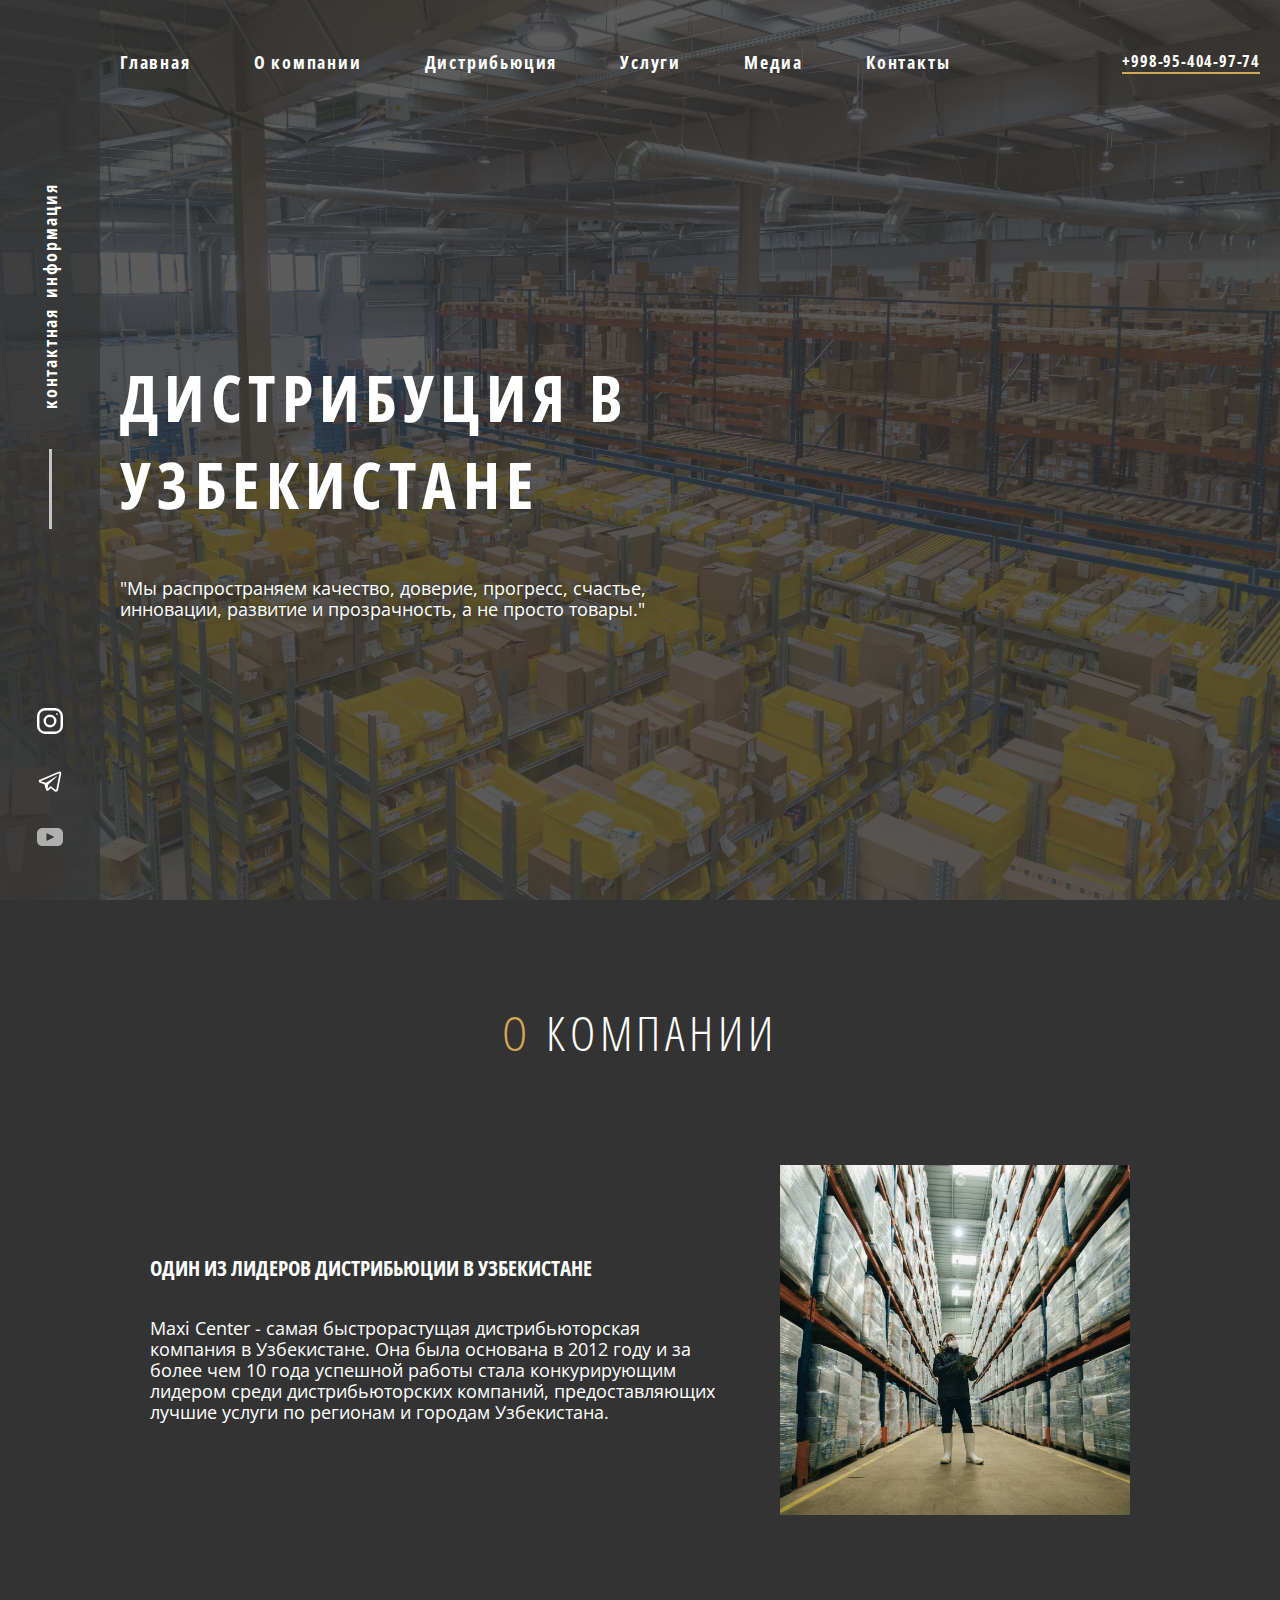
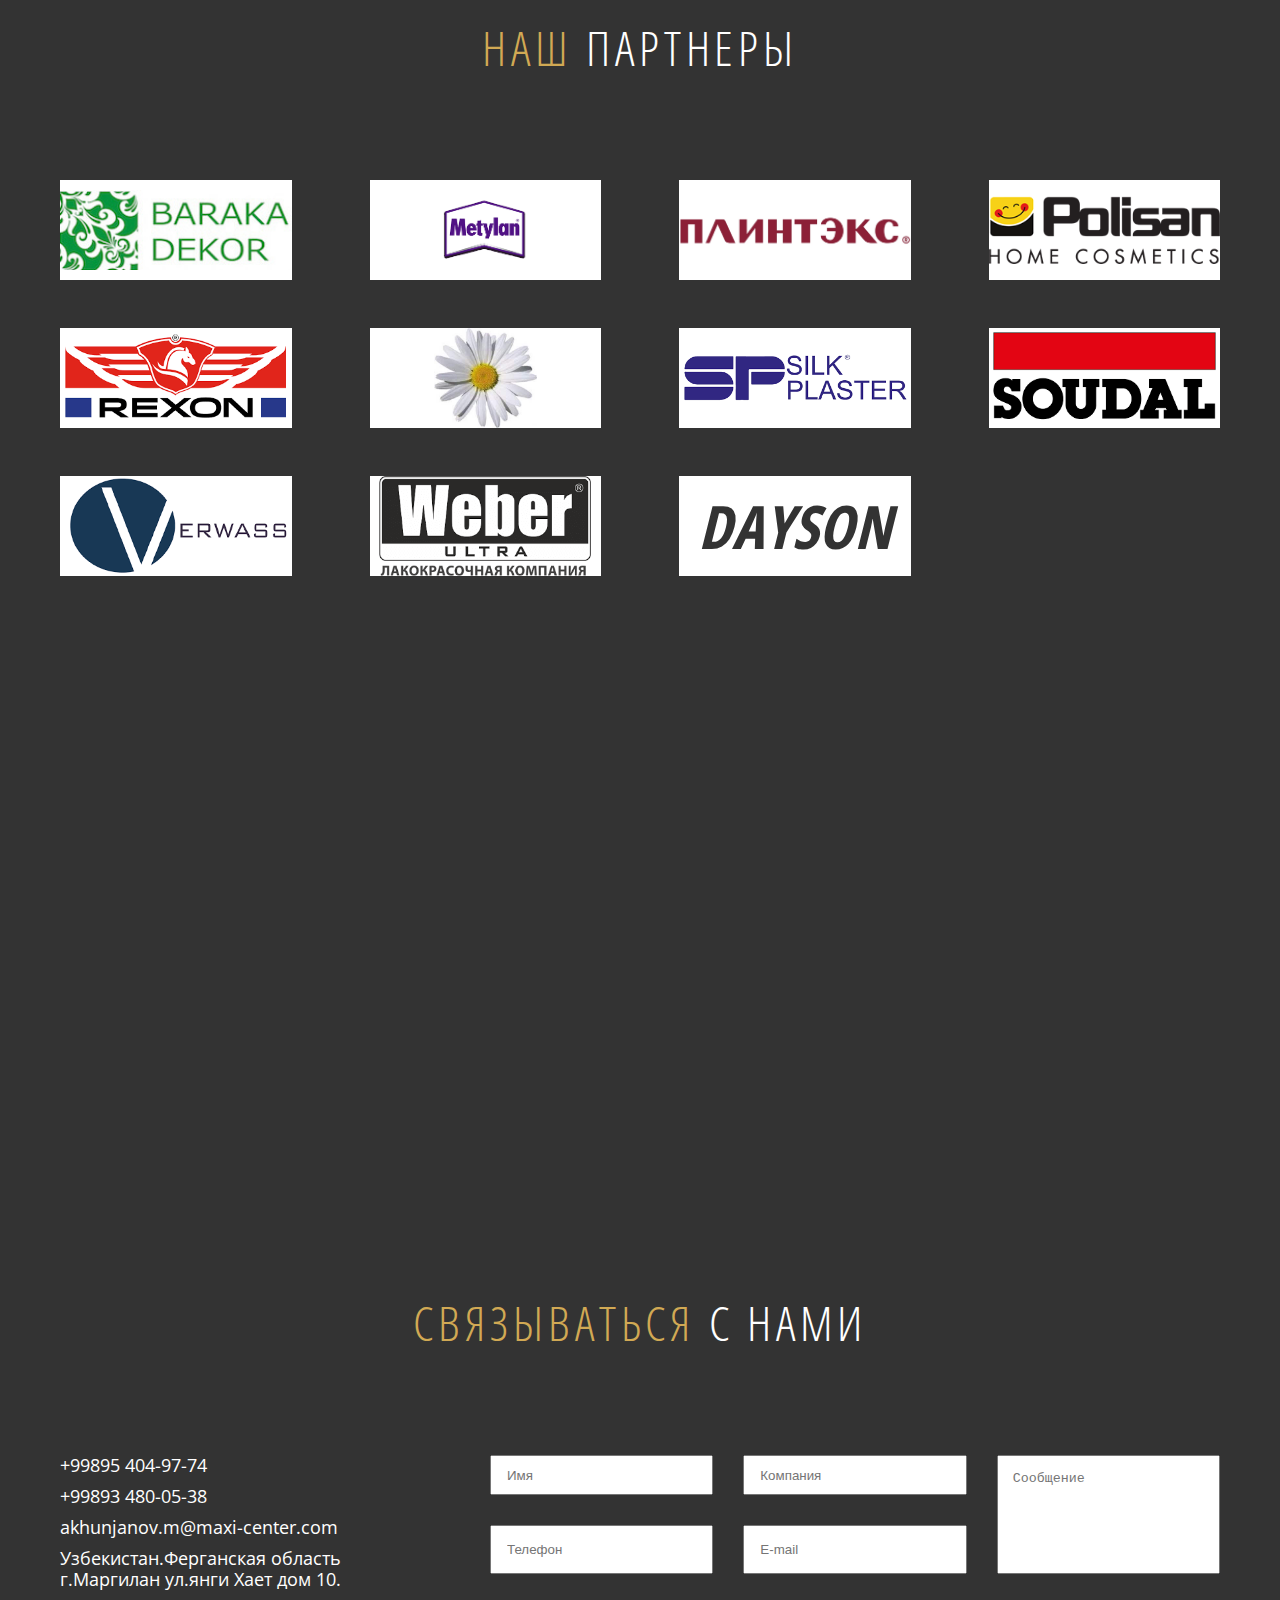
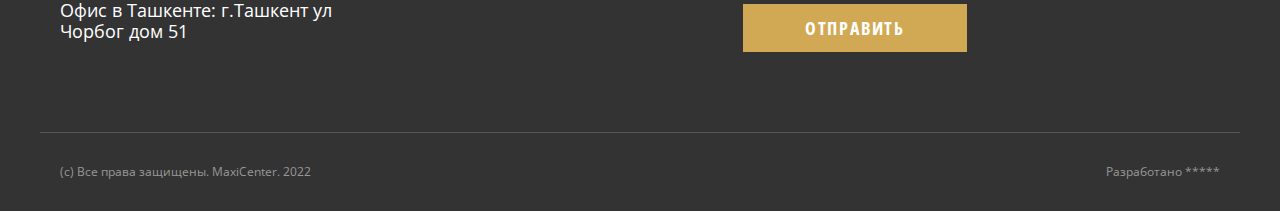
<file: index.html>
<!DOCTYPE html>
<html lang="ru">
<head>
    <meta charset="UTF-8">
    <meta http-equiv="X-UA-Compatible" content="IE=edge">
    <meta name="viewport" content="width=device-width, initial-scale=1.0">
    <title>Maxi Center</title>
    <!-- STYLES CSS -->
    <link rel="stylesheet" href="./css/main.css">
</head>
<body>
    <!-- SITE HEADER -->
    <header class="site-header">
        <div class="site-header__container">
            <!-- SITE HEADER TOP -->
            <div class="site-header__top">
                <button class="burger-btn">
                    <img class="burger-icon" src="./images/svg/burger-btn.svg" alt="">
                </button>
                <nav class="sitenav">
                    <ul class="sitenav-list">
                        <li class="sitenav-item">
                            <a class="sitenav-link" href="./index.html">Главная</a>
                        </li>
                        <li class="sitenav-item">
                            <a class="sitenav-link" href="./html/kompaniya.html">О компании</a>
                        </li>
                        <li class="sitenav-item">
                            <a class="sitenav-link" href="./html/distribyutsiya.html">Дистрибьюция</a>
                        </li>
                        <li class="sitenav-item">
                            <a class="sitenav-link" href="./html/uslugi.html">Услуги</a>
                        </li>
                        <li class="sitenav-item">
                            <a class="sitenav-link" href="./html/media.html">Медиа</a>
                        </li>
                        <li class="sitenav-item">
                            <a class="sitenav-link" href="./html/kontakt.html">Контакты</a>
                        </li>
                    </ul>
                </nav>
                <div class="tel-number">+998-95-404-97-74</div>
            </div>
            <!-- SITE HEADER TOP END -->
            <!-- SITE HEADER BOTTOM -->
            <div class="site-header__bottom">
                <div class="site-header__text-wrapper">
                    <h1 class="site-header__title">ДИСТРИБУЦИЯ В УЗБЕКИСТАНЕ</h1>
                    <p class="site-header__text">"Мы распространяем качество, доверие, прогресс, счастье, инновации, развитие и прозрачность, а не просто товары."</p>
                </div>
            </div>
            <!-- SITE HEADER BOTTOM END -->
        </div>
        <div class="site-header__left">
            <span class="site-header__left-text"><hr class="site-header__left-hr"> <span>контактная</span> <span>информация</span></span>
            <ul class="social-media__list">
                <li class="social-media__item">
                    <a class="social-media__link" href="https://instagram.com/maxi_center__distribution?igshid=YmMyMTA2M2Y=" target="_blank">
                        <svg width="26" height="26" fill="none" xmlns="http://www.w3.org/2000/svg"><path d="M17.875 0h-9.75A8.126 8.126 0 0 0 0 8.125v9.75A8.126 8.126 0 0 0 8.125 26h9.75A8.126 8.126 0 0 0 26 17.875v-9.75A8.126 8.126 0 0 0 17.875 0Zm5.688 17.875a5.694 5.694 0 0 1-5.688 5.688h-9.75a5.694 5.694 0 0 1-5.688-5.688v-9.75a5.694 5.694 0 0 1 5.688-5.688h9.75a5.694 5.694 0 0 1 5.688 5.688v9.75Z" fill="#fff"/><path d="M13 6.5a6.5 6.5 0 1 0 0 13 6.5 6.5 0 0 0 0-13Zm0 10.563A4.068 4.068 0 0 1 8.937 13 4.067 4.067 0 0 1 13 8.937 4.067 4.067 0 0 1 17.063 13 4.068 4.068 0 0 1 13 17.063Zm6.985-10.184a.866.866 0 1 0 0-1.732.866.866 0 0 0 0 1.732Z" fill="#fff"/></svg>
                    </a>
                </li>
                <li class="social-media__item">
                    <a class="social-media__link" href="https://t.me/Maxi_center_uz" target="_blank">
                        <svg width="26" height="26" viewBox="0 0 30 30" xmlns="http://www.w3.org/2000/svg"><path d="M26.07 3.996a2.974 2.974 0 0 0-.933.223h-.004c-.285.113-1.64.683-3.7 1.547l-7.382 3.109c-5.297 2.23-10.504 4.426-10.504 4.426l.062-.024s-.359.118-.734.375a2.03 2.03 0 0 0-.586.567c-.184.27-.332.683-.277 1.11.09.722.558 1.155.894 1.394.34.242.664.355.664.355h.008l4.883 1.645c.219.703 1.488 4.875 1.793 5.836.18.574.355.933.574 1.207.106.14.23.257.379.351a1.119 1.119 0 0 0 .246.106l-.05-.012c.015.004.027.016.038.02.04.011.067.015.118.023.773.234 1.394-.246 1.394-.246l.035-.028 2.883-2.625 4.832 3.707.11.047c1.007.442 2.027.196 2.566-.238.543-.437.754-.996.754-.996l.035-.09 3.734-19.129c.106-.472.133-.914.016-1.343a1.807 1.807 0 0 0-.781-1.047 1.872 1.872 0 0 0-1.067-.27Zm-.101 2.05c-.004.063.008.056-.02.177v.011l-3.699 18.93c-.016.027-.043.086-.117.145-.078.062-.14.101-.465-.028l-5.91-4.531-3.57 3.254.75-4.79 9.656-9c.398-.37.265-.448.265-.448.028-.454-.601-.133-.601-.133l-12.176 7.543-.004-.02-5.836-1.965v-.004l-.015-.003a.27.27 0 0 0 .03-.012l.032-.016.031-.011s5.211-2.196 10.508-4.426c2.652-1.117 5.324-2.242 7.379-3.11 2.055-.863 3.574-1.496 3.66-1.53.082-.032.043-.032.102-.032Z"/></svg>
                    </a>
                </li>
                <li class="social-media__item">
                    <a class="social-media__link" href="https://youtube.com/channel/UC_bihy7d9_qP5d2HgBmdsyw" target="_blank">
                        <svg width="26" height="18" fill="none" xmlns="http://www.w3.org/2000/svg"><path d="M20.6 0H5.4C2.418 0 0 2.365 0 5.283v7.434C0 15.635 2.418 18 5.4 18h15.2c2.982 0 5.4-2.365 5.4-5.283V5.283C26 2.365 23.582 0 20.6 0Zm-3.652 9.362-7.11 3.317a.285.285 0 0 1-.408-.252V5.585c0-.208.225-.343.415-.25l7.11 3.526a.277.277 0 0 1-.007.5Z" fill="#fff" fill-opacity=".6"/></svg>
                    </a>
                </li>
            </ul>
        </div>
        <!-- SITENAV LEFT -->
        <nav class="sitenav-left">
            <img class="sitenav-left__close" src="./images/png/close.png" alt="close icon" width="25" height="25">
            <ul class="sitenav-left__list">
                <li class="sitenav-left__item">
                    <a class="sitenav-left__link" href="./index.html">Главная</a>
                </li>
                <li class="sitenav-left__item">
                    <a class="sitenav-left__link" href="./html/kompaniya.html">О компании</a>
                </li>
                <li class="sitenav-left__item">
                    <a class="sitenav-left__link" href="./html/distribyutsiya.html">дистрибьюция</a>
                </li>
                <li class="sitenav-left__item">
                    <a class="sitenav-left__link" href="./html/uslugi.html">Услуги</a>
                </li>
                <li class="sitenav-left__item">
                    <a class="sitenav-left__link" href="./html/media.html">Медиа</a>
                </li>
                <li class="sitenav-left__item">
                    <a class="sitenav-left__link" href="./html/kontakt.html">Контакты</a>
                </li>
            </ul>
            <ul class="social-media__list">
                <li class="social-media__item">
                    <a class="social-media__link" href="https://instagram.com/maxi_center__distribution?igshid=YmMyMTA2M2Y=" target="_blank">
                        <svg width="26" height="26" fill="none" xmlns="http://www.w3.org/2000/svg"><path d="M17.875 0h-9.75A8.126 8.126 0 0 0 0 8.125v9.75A8.126 8.126 0 0 0 8.125 26h9.75A8.126 8.126 0 0 0 26 17.875v-9.75A8.126 8.126 0 0 0 17.875 0Zm5.688 17.875a5.694 5.694 0 0 1-5.688 5.688h-9.75a5.694 5.694 0 0 1-5.688-5.688v-9.75a5.694 5.694 0 0 1 5.688-5.688h9.75a5.694 5.694 0 0 1 5.688 5.688v9.75Z" fill="#fff"/><path d="M13 6.5a6.5 6.5 0 1 0 0 13 6.5 6.5 0 0 0 0-13Zm0 10.563A4.068 4.068 0 0 1 8.937 13 4.067 4.067 0 0 1 13 8.937 4.067 4.067 0 0 1 17.063 13 4.068 4.068 0 0 1 13 17.063Zm6.985-10.184a.866.866 0 1 0 0-1.732.866.866 0 0 0 0 1.732Z" fill="#fff"/></svg>
                    </a>
                </li>
                <li class="social-media__item">
                    <a class="social-media__link" href="https://t.me/Maxi_center_uz" target="_blank">
                        <svg width="26" height="26" viewBox="0 0 30 30" xmlns="http://www.w3.org/2000/svg"><path d="M26.07 3.996a2.974 2.974 0 0 0-.933.223h-.004c-.285.113-1.64.683-3.7 1.547l-7.382 3.109c-5.297 2.23-10.504 4.426-10.504 4.426l.062-.024s-.359.118-.734.375a2.03 2.03 0 0 0-.586.567c-.184.27-.332.683-.277 1.11.09.722.558 1.155.894 1.394.34.242.664.355.664.355h.008l4.883 1.645c.219.703 1.488 4.875 1.793 5.836.18.574.355.933.574 1.207.106.14.23.257.379.351a1.119 1.119 0 0 0 .246.106l-.05-.012c.015.004.027.016.038.02.04.011.067.015.118.023.773.234 1.394-.246 1.394-.246l.035-.028 2.883-2.625 4.832 3.707.11.047c1.007.442 2.027.196 2.566-.238.543-.437.754-.996.754-.996l.035-.09 3.734-19.129c.106-.472.133-.914.016-1.343a1.807 1.807 0 0 0-.781-1.047 1.872 1.872 0 0 0-1.067-.27Zm-.101 2.05c-.004.063.008.056-.02.177v.011l-3.699 18.93c-.016.027-.043.086-.117.145-.078.062-.14.101-.465-.028l-5.91-4.531-3.57 3.254.75-4.79 9.656-9c.398-.37.265-.448.265-.448.028-.454-.601-.133-.601-.133l-12.176 7.543-.004-.02-5.836-1.965v-.004l-.015-.003a.27.27 0 0 0 .03-.012l.032-.016.031-.011s5.211-2.196 10.508-4.426c2.652-1.117 5.324-2.242 7.379-3.11 2.055-.863 3.574-1.496 3.66-1.53.082-.032.043-.032.102-.032Z"/></svg>
                    </a>
                </li>
                <li class="social-media__item">
                    <a class="social-media__link" href="https://youtube.com/channel/UC_bihy7d9_qP5d2HgBmdsyw" target="_blank">
                        <svg width="26" height="18" fill="none" xmlns="http://www.w3.org/2000/svg"><path d="M20.6 0H5.4C2.418 0 0 2.365 0 5.283v7.434C0 15.635 2.418 18 5.4 18h15.2c2.982 0 5.4-2.365 5.4-5.283V5.283C26 2.365 23.582 0 20.6 0Zm-3.652 9.362-7.11 3.317a.285.285 0 0 1-.408-.252V5.585c0-.208.225-.343.415-.25l7.11 3.526a.277.277 0 0 1-.007.5Z" fill="#fff" fill-opacity=".6"/></svg>
                    </a>
                </li>
            </ul>
        </nav>
        <!-- SITENAV LEFT -->
    </header>
    <!-- SITE HEADER END -->

    <!-- SITE MAIN -->
    <main class="site-main">

        <!-- INDEX ABOUT -->
        <div class="index-about">
            <h2 class="index-about__title"><span>О</span> компании</h2>
            <div class="index-about__inner">
                <div class="inner-about__inner-text-wrapper">
                    <h3 class="index-about__inner-title">Один из лидеров дистрибьюции в Узбекистане</h3>
                    <p class="index-about__inner-text">Maxi Center - самая быстрорастущая дистрибьюторская компания в Узбекистане. Она была основана в 2012 году и за более чем 10 года успешной работы стала конкурирующим лидером среди дистрибьюторских компаний, предоставляющих лучшие услуги по регионам и городам Узбекистана.</p>
                </div>
                <div class="inner-about__inner-img-div">
                    <img class="inner-about__inner-img" src="./images/jpg/sklad-3.jpg" alt="sklad-3" width="350" height="350">
                </div>
            </div>
        </div>
        <!-- INDEX ABOUT END -->

        <!-- INDEX PARTNERs -->
        <div class="index-partners">
            <h2 class="index-partners__title"><span>наш</span> партнеры</h2>
            <ul class="index-partners__list">
                <!-- INDEX PARTNERS ITEM 1 -->
                <li class="index-partners__item">
                    <img class="index-partners__img" src="./images/png/baraka-dekor.jpg" alt="Partners company">
                </li>
                <!-- INDEX PARTNERS ITEM 2 -->
                <li class="index-partners__item">
                    <img class="index-partners__img" src="./images/png/metylan.png" alt="Partners company">
                </li>
                <!-- INDEX PARTNERS ITEM 3 -->
                <li class="index-partners__item">
                    <img class="index-partners__img" src="./images/png/plinteks-logo.png" alt="Partners company">
                </li>
                <!-- INDEX PARTNERS ITEM 4 -->
                <li class="index-partners__item">
                    <img class="index-partners__img" src="./images/png/polisan.png" alt="Partners company">
                </li>
                <!-- INDEX PARTNERS ITEM 5 -->
                <li class="index-partners__item">
                    <img class="index-partners__img" src="./images/png/rexon.png" alt="Partners company">
                </li>
                <!-- INDEX PARTNERS ITEM 6 -->
                <li class="index-partners__item">
                    <img class="index-partners__img" src="./images/png/romashka.jpg" alt="Partners company">
                    <!-- <span class="romashka-text">РОМАШКА</span> -->
                </li>
                <!-- INDEX PARTNERS ITEM 7 -->
                <li class="index-partners__item">
                    <img class="index-partners__img" src="./images/png/silk-plaster.png" alt="Partners company">
                </li>
                <!-- INDEX PARTNERS ITEM 8 -->
                <li class="index-partners__item">
                    <img class="index-partners__img" src="./images/png/soudal.png" alt="Partners company">
                </li>
                <!-- INDEX PARTNERS ITEM 9 -->
                <li class="index-partners__item">
                    <img class="index-partners__img" src="./images/png/verwass.png" alt="Partners company">
                </li>
                <!-- INDEX PARTNERS ITEM 10 -->
                <li class="index-partners__item">
                    <img class="index-partners__img" src="./images/png/weber.png" alt="Partners company">
                </li>
                <!-- INDEX PARTNERS ITEM 11 -->
                <li class="index-partners__item">
                    <p class="dayson-text">DAYSON</p>
                </li>
            </ul>
        </div>    
        <!-- INDEX PARTNERs END -->

        <!-- GOOGLE MAPS -->
        <div class="google-maps">
            <iframe src="https://www.google.com/maps/embed?pb=!1m18!1m12!1m3!1d2950.6305949836983!2d71.69519673704113!3d40.42899575510027!2m3!1f0!2f0!3f0!3m2!1i1024!2i768!4f13.1!3m3!1m2!1s0x38bb9dc74a7dcfdd%3A0xf5247bca55d107b3!2sSabo%20Ayoqsh!5e0!3m2!1suz!2s!4v1654692481949!5m2!1suz!2s" width="600" height="450" style="border:0;" allowfullscreen="" loading="lazy" referrerpolicy="no-referrer-when-downgrade"></iframe>
        </div>
        <!-- GOOGLE MAPS END -->

    </main>
    <!-- SITE MAIN END -->

    <!-- SITE FOOTER -->
    <footer class="site-footer">
        <div class="site-footer__inner">
            <h2 class="site-footer__title"><span>Связываться</span> с нами</h2>
            <div class="site-footer__main">
                <div class="site-footer__main-left">
                    <div>
                        <div class="site-footer__main-left-info">+99895 404-97-74</div>
                        <div class="site-footer__main-left-info">+99893 480-05-38</div>
                        <div class="site-footer__main-left-info">akhunjanov.m@maxi-center.com</div>
                    </div>
                    <div>
                        <div class="site-footer__main-left-info">Узбекистан.Ферганская область г.Маргилан ул.янги Хает дом 10.</div>
                        <div class="site-footer__main-left-info">Офис в Ташкенте: г.Ташкент ул Чорбог дом 51</div>
                    </div>
                </div>
                <form class="site-footer__form" action="">
                    <input type="text" name="Имя" aria-label="Имя" placeholder="Имя" required>
                    <input type="text" name="Компания" aria-label="Компания" placeholder="Компания" required>
                    <textarea type="text" name="Сообщение " aria-label="Сообщение " placeholder="Сообщение" required></textarea>
                    <input type="number" name="Телефон " aria-label="Телефон " placeholder="Телефон " required>
                    <input type="email" name="E-mail" aria-label="E-mail" placeholder="E-mail" required>
                    <button class="site-footer__btn" type="submit">отправить</button>
                </form>
            </div>
        </div>
        <div class="site-footer__botoom">
            <div class="site-footer__bottom-left">(с) Все права защищены. MaxiCenter. 2022</div>
            <div class="site-footer__bottom-right">Разработано *****</div>
        </div>
    </footer>
    <!-- SITE FOOTER END -->

    <script src="./app.js"></script>
</body>
</html>
</file>
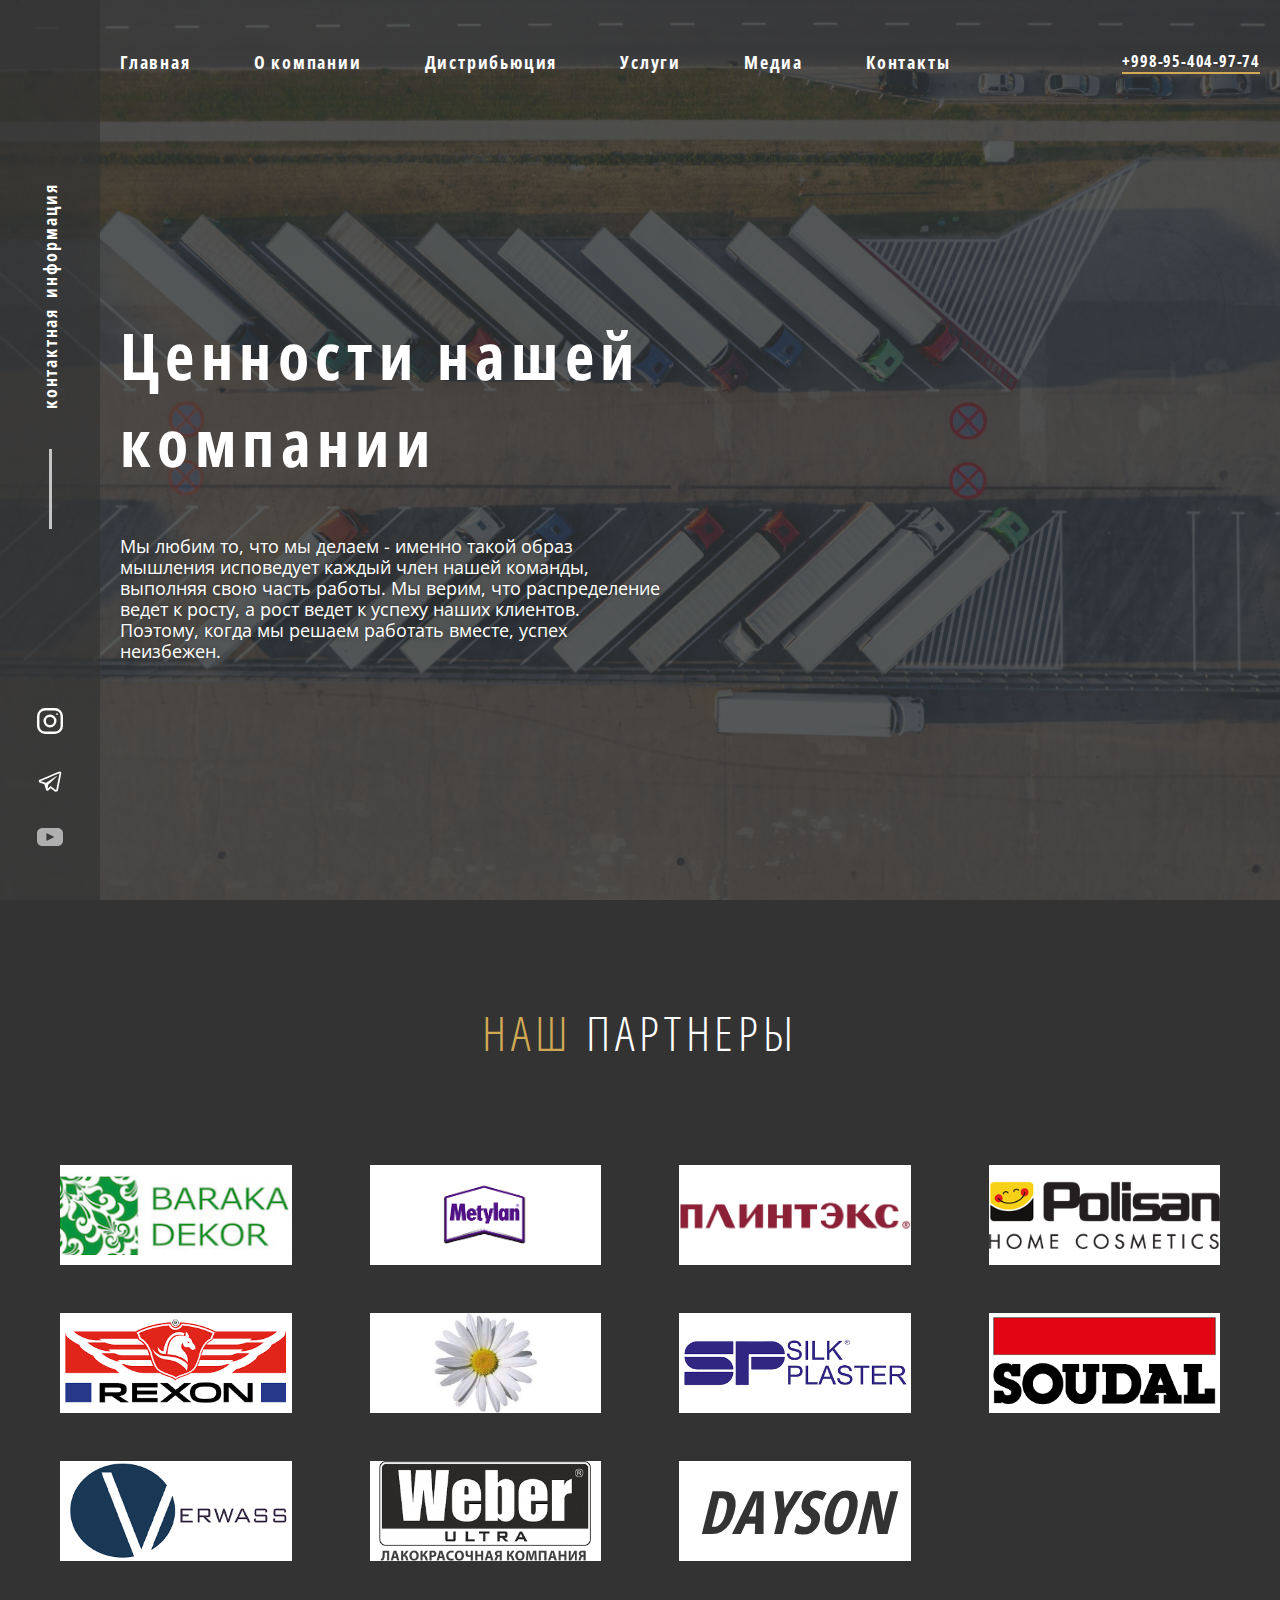
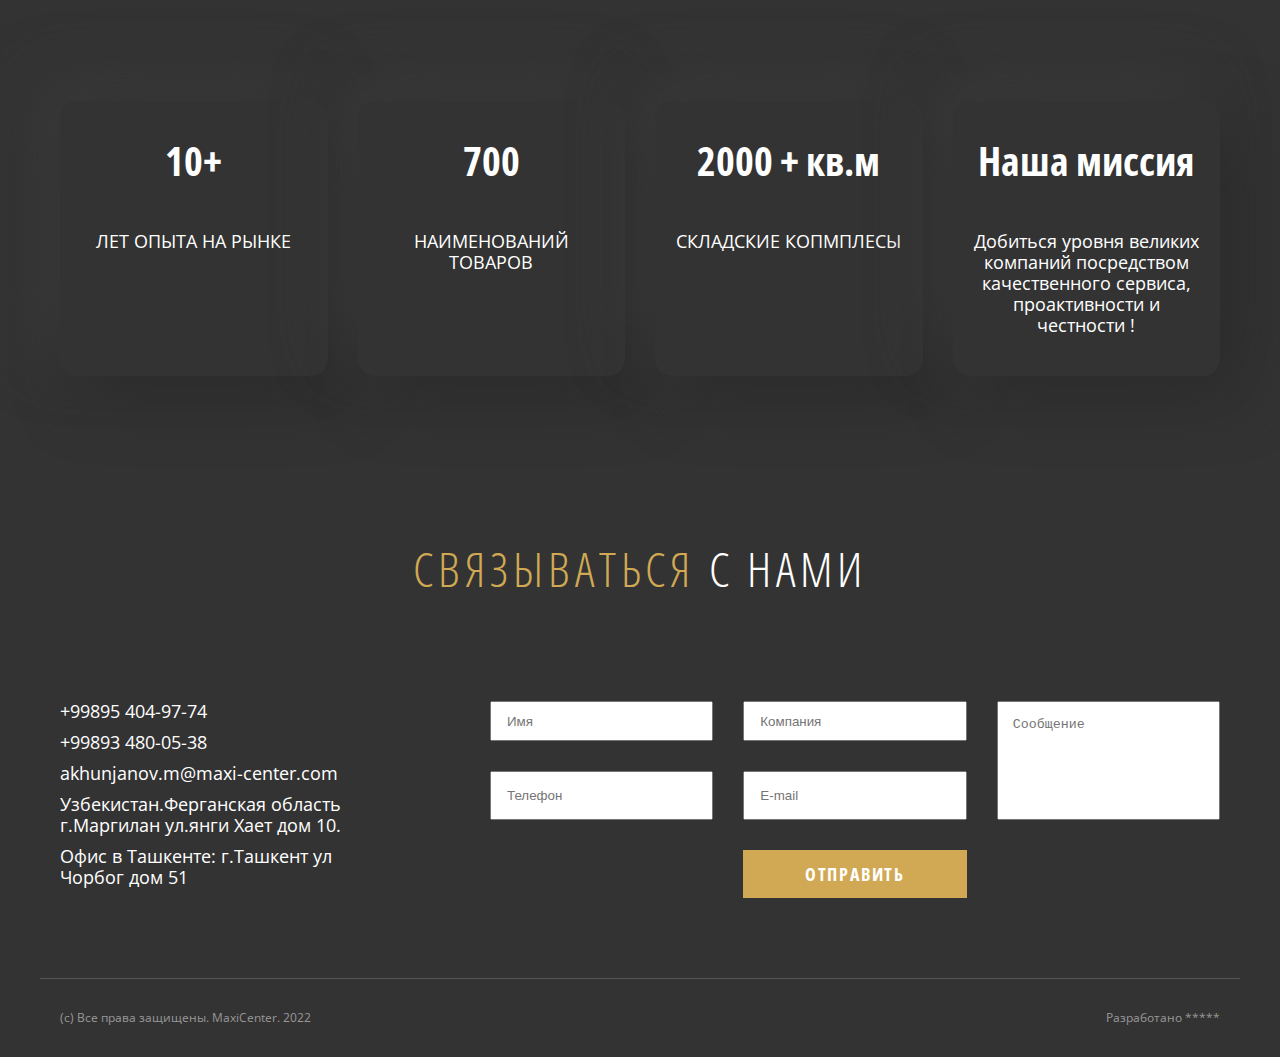
<file: html/distribyutsiya.html>
<!DOCTYPE html>
<html lang="ru">
<head>
    <meta charset="UTF-8">
    <meta http-equiv="X-UA-Compatible" content="IE=edge">
    <meta name="viewport" content="width=device-width, initial-scale=1.0">
    <title>Maxi Center || distribyutsiya page</title>
    <!-- STYLES CSS -->
    <link rel="stylesheet" href="../css/main.css">
</head>
<body>
    <!-- SITE HEADER -->
    <header class="site-header distribyutsiya-header">
        <div class="site-header__container">
            <!-- SITE HEADER TOP -->
            <div class="site-header__top">
                <button class="burger-btn">
                    <img class="burger-icon" src="../images/svg/burger-btn.svg" alt="">
                </button>
                <nav class="sitenav">
                    <ul class="sitenav-list">
                        <li class="sitenav-item">
                            <a class="sitenav-link" href="../index.html">Главная</a>
                        </li>
                        <li class="sitenav-item">
                            <a class="sitenav-link" href="./kompaniya.html">О компании</a>
                        </li>
                        <li class="sitenav-item">
                            <a class="sitenav-link" href="./distribyutsiya.html">Дистрибьюция</a>
                        </li>
                        <li class="sitenav-item">
                            <a class="sitenav-link" href="./uslugi.html">Услуги</a>
                        </li>
                        <li class="sitenav-item">
                            <a class="sitenav-link" href="./media.html">Медиа</a>
                        </li>
                        <li class="sitenav-item">
                            <a class="sitenav-link" href="./kontakt.html">Контакты</a>
                        </li>
                    </ul>
                </nav>
                <div class="tel-number">+998-95-404-97-74</div>
            </div>
            <!-- SITE HEADER TOP END -->
            <!-- SITE HEADER BOTTOM -->
            <div class="site-header__bottom">
                <div class="site-header__text-wrapper">
                    <h1 class="site-header__title">Ценности нашей компании</h1>
                    <p class="site-header__text">Мы любим то, что мы делаем - именно такой образ мышления исповедует каждый член нашей команды, выполняя свою часть работы. Мы верим, что распределение ведет к росту, а рост ведет к успеху наших клиентов. Поэтому, когда мы решаем работать вместе, успех неизбежен.</p>
                </div>
            </div>
            <!-- SITE HEADER BOTTOM END -->
        </div>
        <div class="site-header__left">
            <span class="site-header__left-text"><hr class="site-header__left-hr"> <span>контактная</span> <span>информация</span></span>
            <ul class="social-media__list">
                <li class="social-media__item">
                    <a class="social-media__link" href="https://instagram.com/maxi_center__distribution?igshid=YmMyMTA2M2Y=" target="_blank">
                        <svg width="26" height="26" fill="none" xmlns="http://www.w3.org/2000/svg"><path d="M17.875 0h-9.75A8.126 8.126 0 0 0 0 8.125v9.75A8.126 8.126 0 0 0 8.125 26h9.75A8.126 8.126 0 0 0 26 17.875v-9.75A8.126 8.126 0 0 0 17.875 0Zm5.688 17.875a5.694 5.694 0 0 1-5.688 5.688h-9.75a5.694 5.694 0 0 1-5.688-5.688v-9.75a5.694 5.694 0 0 1 5.688-5.688h9.75a5.694 5.694 0 0 1 5.688 5.688v9.75Z" fill="#fff"/><path d="M13 6.5a6.5 6.5 0 1 0 0 13 6.5 6.5 0 0 0 0-13Zm0 10.563A4.068 4.068 0 0 1 8.937 13 4.067 4.067 0 0 1 13 8.937 4.067 4.067 0 0 1 17.063 13 4.068 4.068 0 0 1 13 17.063Zm6.985-10.184a.866.866 0 1 0 0-1.732.866.866 0 0 0 0 1.732Z" fill="#fff"/></svg>
                    </a>
                </li>
                <li class="social-media__item">
                    <a class="social-media__link" href="https://t.me/Maxi_center_uz" target="_blank">
                        <svg width="26" height="26" viewBox="0 0 30 30" xmlns="http://www.w3.org/2000/svg"><path d="M26.07 3.996a2.974 2.974 0 0 0-.933.223h-.004c-.285.113-1.64.683-3.7 1.547l-7.382 3.109c-5.297 2.23-10.504 4.426-10.504 4.426l.062-.024s-.359.118-.734.375a2.03 2.03 0 0 0-.586.567c-.184.27-.332.683-.277 1.11.09.722.558 1.155.894 1.394.34.242.664.355.664.355h.008l4.883 1.645c.219.703 1.488 4.875 1.793 5.836.18.574.355.933.574 1.207.106.14.23.257.379.351a1.119 1.119 0 0 0 .246.106l-.05-.012c.015.004.027.016.038.02.04.011.067.015.118.023.773.234 1.394-.246 1.394-.246l.035-.028 2.883-2.625 4.832 3.707.11.047c1.007.442 2.027.196 2.566-.238.543-.437.754-.996.754-.996l.035-.09 3.734-19.129c.106-.472.133-.914.016-1.343a1.807 1.807 0 0 0-.781-1.047 1.872 1.872 0 0 0-1.067-.27Zm-.101 2.05c-.004.063.008.056-.02.177v.011l-3.699 18.93c-.016.027-.043.086-.117.145-.078.062-.14.101-.465-.028l-5.91-4.531-3.57 3.254.75-4.79 9.656-9c.398-.37.265-.448.265-.448.028-.454-.601-.133-.601-.133l-12.176 7.543-.004-.02-5.836-1.965v-.004l-.015-.003a.27.27 0 0 0 .03-.012l.032-.016.031-.011s5.211-2.196 10.508-4.426c2.652-1.117 5.324-2.242 7.379-3.11 2.055-.863 3.574-1.496 3.66-1.53.082-.032.043-.032.102-.032Z"/></svg>
                    </a>
                </li>
                <li class="social-media__item">
                    <a class="social-media__link" href="https://youtube.com/channel/UC_bihy7d9_qP5d2HgBmdsyw" target="_blank">
                        <svg width="26" height="18" fill="none" xmlns="http://www.w3.org/2000/svg"><path d="M20.6 0H5.4C2.418 0 0 2.365 0 5.283v7.434C0 15.635 2.418 18 5.4 18h15.2c2.982 0 5.4-2.365 5.4-5.283V5.283C26 2.365 23.582 0 20.6 0Zm-3.652 9.362-7.11 3.317a.285.285 0 0 1-.408-.252V5.585c0-.208.225-.343.415-.25l7.11 3.526a.277.277 0 0 1-.007.5Z" fill="#fff" fill-opacity=".6"/></svg>
                    </a>
                </li>
            </ul>
        </div>
        <!-- SITENAV LEFT -->
        <nav class="sitenav-left">
            <img class="sitenav-left__close" src="../images/png/close.png" alt="close icon" width="25" height="25">
            <ul class="sitenav-left__list">
                <li class="sitenav-left__item">
                    <a class="sitenav-left__link" href="../index.html">Главная</a>
                </li>
                <li class="sitenav-left__item">
                    <a class="sitenav-left__link" href="./kompaniya.html">О компании</a>
                </li>
                <li class="sitenav-left__item">
                    <a class="sitenav-left__link" href="./distribyutsiya.html">дистрибьюция</a>
                </li>
                <li class="sitenav-left__item">
                    <a class="sitenav-left__link" href="./uslugi.html">Услуги</a>
                </li>
                <li class="sitenav-left__item">
                    <a class="sitenav-left__link" href="./media.html">Медиа</a>
                </li>
                <li class="sitenav-left__item">
                    <a class="sitenav-left__link" href="./kontakt.html">Контакты</a>
                </li>
            </ul>
            <ul class="social-media__list">
                <li class="social-media__item">
                    <a class="social-media__link" href="https://instagram.com/maxi_center__distribution?igshid=YmMyMTA2M2Y=" target="_blank">
                        <svg width="26" height="26" fill="none" xmlns="http://www.w3.org/2000/svg"><path d="M17.875 0h-9.75A8.126 8.126 0 0 0 0 8.125v9.75A8.126 8.126 0 0 0 8.125 26h9.75A8.126 8.126 0 0 0 26 17.875v-9.75A8.126 8.126 0 0 0 17.875 0Zm5.688 17.875a5.694 5.694 0 0 1-5.688 5.688h-9.75a5.694 5.694 0 0 1-5.688-5.688v-9.75a5.694 5.694 0 0 1 5.688-5.688h9.75a5.694 5.694 0 0 1 5.688 5.688v9.75Z" fill="#fff"/><path d="M13 6.5a6.5 6.5 0 1 0 0 13 6.5 6.5 0 0 0 0-13Zm0 10.563A4.068 4.068 0 0 1 8.937 13 4.067 4.067 0 0 1 13 8.937 4.067 4.067 0 0 1 17.063 13 4.068 4.068 0 0 1 13 17.063Zm6.985-10.184a.866.866 0 1 0 0-1.732.866.866 0 0 0 0 1.732Z" fill="#fff"/></svg>
                    </a>
                </li>
                <li class="social-media__item">
                    <a class="social-media__link" href="https://t.me/Maxi_center_uz" target="_blank">
                        <svg width="26" height="26" viewBox="0 0 30 30" xmlns="http://www.w3.org/2000/svg"><path d="M26.07 3.996a2.974 2.974 0 0 0-.933.223h-.004c-.285.113-1.64.683-3.7 1.547l-7.382 3.109c-5.297 2.23-10.504 4.426-10.504 4.426l.062-.024s-.359.118-.734.375a2.03 2.03 0 0 0-.586.567c-.184.27-.332.683-.277 1.11.09.722.558 1.155.894 1.394.34.242.664.355.664.355h.008l4.883 1.645c.219.703 1.488 4.875 1.793 5.836.18.574.355.933.574 1.207.106.14.23.257.379.351a1.119 1.119 0 0 0 .246.106l-.05-.012c.015.004.027.016.038.02.04.011.067.015.118.023.773.234 1.394-.246 1.394-.246l.035-.028 2.883-2.625 4.832 3.707.11.047c1.007.442 2.027.196 2.566-.238.543-.437.754-.996.754-.996l.035-.09 3.734-19.129c.106-.472.133-.914.016-1.343a1.807 1.807 0 0 0-.781-1.047 1.872 1.872 0 0 0-1.067-.27Zm-.101 2.05c-.004.063.008.056-.02.177v.011l-3.699 18.93c-.016.027-.043.086-.117.145-.078.062-.14.101-.465-.028l-5.91-4.531-3.57 3.254.75-4.79 9.656-9c.398-.37.265-.448.265-.448.028-.454-.601-.133-.601-.133l-12.176 7.543-.004-.02-5.836-1.965v-.004l-.015-.003a.27.27 0 0 0 .03-.012l.032-.016.031-.011s5.211-2.196 10.508-4.426c2.652-1.117 5.324-2.242 7.379-3.11 2.055-.863 3.574-1.496 3.66-1.53.082-.032.043-.032.102-.032Z"/></svg>
                    </a>
                </li>
                <li class="social-media__item">
                    <a class="social-media__link" href="https://youtube.com/channel/UC_bihy7d9_qP5d2HgBmdsyw" target="_blank">
                        <svg width="26" height="18" fill="none" xmlns="http://www.w3.org/2000/svg"><path d="M20.6 0H5.4C2.418 0 0 2.365 0 5.283v7.434C0 15.635 2.418 18 5.4 18h15.2c2.982 0 5.4-2.365 5.4-5.283V5.283C26 2.365 23.582 0 20.6 0Zm-3.652 9.362-7.11 3.317a.285.285 0 0 1-.408-.252V5.585c0-.208.225-.343.415-.25l7.11 3.526a.277.277 0 0 1-.007.5Z" fill="#fff" fill-opacity=".6"/></svg>
                    </a>
                </li>
            </ul>
        </nav>
        <!-- SITENAV LEFT -->
    </header>
    <!-- SITE HEADER END -->

    <!-- SITE MAIN -->
    <main class="site-main">

        <!-- INDEX PARTNERs -->
        <div class="index-partners">
            <h2 class="index-partners__title"><span>наш</span> партнеры</h2>
            <ul class="index-partners__list">
                <!-- INDEX PARTNERS ITEM 1 -->
                <li class="index-partners__item">
                    <img class="index-partners__img" src="../images/png/baraka-dekor.jpg" alt="Partners company">
                </li>
                <!-- INDEX PARTNERS ITEM 2 -->
                <li class="index-partners__item">
                    <img class="index-partners__img" src="../images/png/metylan.png" alt="Partners company">
                </li>
                <!-- INDEX PARTNERS ITEM 3 -->
                <li class="index-partners__item">
                    <img class="index-partners__img" src="../images/png/plinteks-logo.png" alt="Partners company">
                </li>
                <!-- INDEX PARTNERS ITEM 4 -->
                <li class="index-partners__item">
                    <img class="index-partners__img" src="../images/png/polisan.png" alt="Partners company">
                </li>
                <!-- INDEX PARTNERS ITEM 5 -->
                <li class="index-partners__item">
                    <img class="index-partners__img" src="../images/png/rexon.png" alt="Partners company">
                </li>
                <!-- INDEX PARTNERS ITEM 6 -->
                <li class="index-partners__item">
                    <img class="index-partners__img" src="../images/png/romashka.jpg" alt="Partners company">
                    <!-- <span class="romashka-text">РОМАШКА</span> -->
                </li>
                <!-- INDEX PARTNERS ITEM 7 -->
                <li class="index-partners__item">
                    <img class="index-partners__img" src="../images/png/silk-plaster.png" alt="Partners company">
                </li>
                <!-- INDEX PARTNERS ITEM 8 -->
                <li class="index-partners__item">
                    <img class="index-partners__img" src="../images/png/soudal.png" alt="Partners company">
                </li>
                <!-- INDEX PARTNERS ITEM 9 -->
                <li class="index-partners__item">
                    <img class="index-partners__img" src="../images/png/verwass.png" alt="Partners company">
                </li>
                <!-- INDEX PARTNERS ITEM 10 -->
                <li class="index-partners__item">
                    <img class="index-partners__img" src="../images/png/weber.png" alt="Partners company">
                </li>
                <!-- INDEX PARTNERS ITEM 11 -->
                <li class="index-partners__item">
                    <p class="dayson-text">DAYSON</p>
                </li>
            </ul>
        </div>
        <!-- INDEX PARTNERs END -->

        <!-- ABOUT CARD -->
        <div class="about-cards">
            <ul class="about-cards__list">
                <li class="about-cards__item">
                    <h2 class="about-cards__number">10+</h2>
                    <p class="about-cards__text">ЛЕТ ОПЫТА НА РЫНКЕ</p>
                </li>
                <li class="about-cards__item">
                    <h2 class="about-cards__number">700</h2>
                    <p class="about-cards__text">НАИМЕНОВАНИЙ ТОВАРОВ</p>
                </li>
                <li class="about-cards__item">
                    <h2 class="about-cards__number">2000 + кв.м</h2>
                    <p class="about-cards__text">СКЛАДСКИЕ КОПМПЛЕСЫ</p>
                </li>
                <li class="about-cards__item">
                    <h2 class="about-cards__number">Наша миссия</h2>
                    <p class="about-cards__text">Добиться уровня великих компаний посредством качественного сервиса, проактивности и честности !</p>
                </li>
            </ul>
        </div>
        <!-- ABOUT CARD END -->

    </main>
    <!-- SITE MAIN END -->

    <!-- SITE FOOTER -->
    <footer class="site-footer">
        <div class="site-footer__inner">
            <h2 class="site-footer__title"><span>Связываться</span> с нами</h2>
            <div class="site-footer__main">
                <div class="site-footer__main-left">
                    <div>
                        <div class="site-footer__main-left-info">+99895 404-97-74</div>
                        <div class="site-footer__main-left-info">+99893 480-05-38</div>
                        <div class="site-footer__main-left-info">akhunjanov.m@maxi-center.com</div>
                    </div>
                    <div>
                        <div class="site-footer__main-left-info">Узбекистан.Ферганская область г.Маргилан ул.янги Хает дом 10.</div>
                        <div class="site-footer__main-left-info">Офис в Ташкенте: г.Ташкент ул Чорбог дом 51</div>
                    </div>
                </div>
                <form class="site-footer__form" action="">
                    <input type="text" name="Имя" aria-label="Имя" placeholder="Имя" required>
                    <input type="text" name="Компания" aria-label="Компания" placeholder="Компания" required>
                    <textarea type="text" name="Сообщение " aria-label="Сообщение " placeholder="Сообщение" required></textarea>
                    <input type="number" name="Телефон " aria-label="Телефон " placeholder="Телефон " required>
                    <input type="email" name="E-mail" aria-label="E-mail" placeholder="E-mail" required>
                    <button class="site-footer__btn" type="submit">отправить</button>
                </form>
            </div>
        </div>
        <div class="site-footer__botoom">
            <div class="site-footer__bottom-left">(с) Все права защищены. MaxiCenter. 2022</div>
            <div class="site-footer__bottom-right">Разработано *****</div>
        </div>
    </footer>
    <!-- SITE FOOTER END -->

    <script src="../app.js"></script>
</body>
</html>
</file>
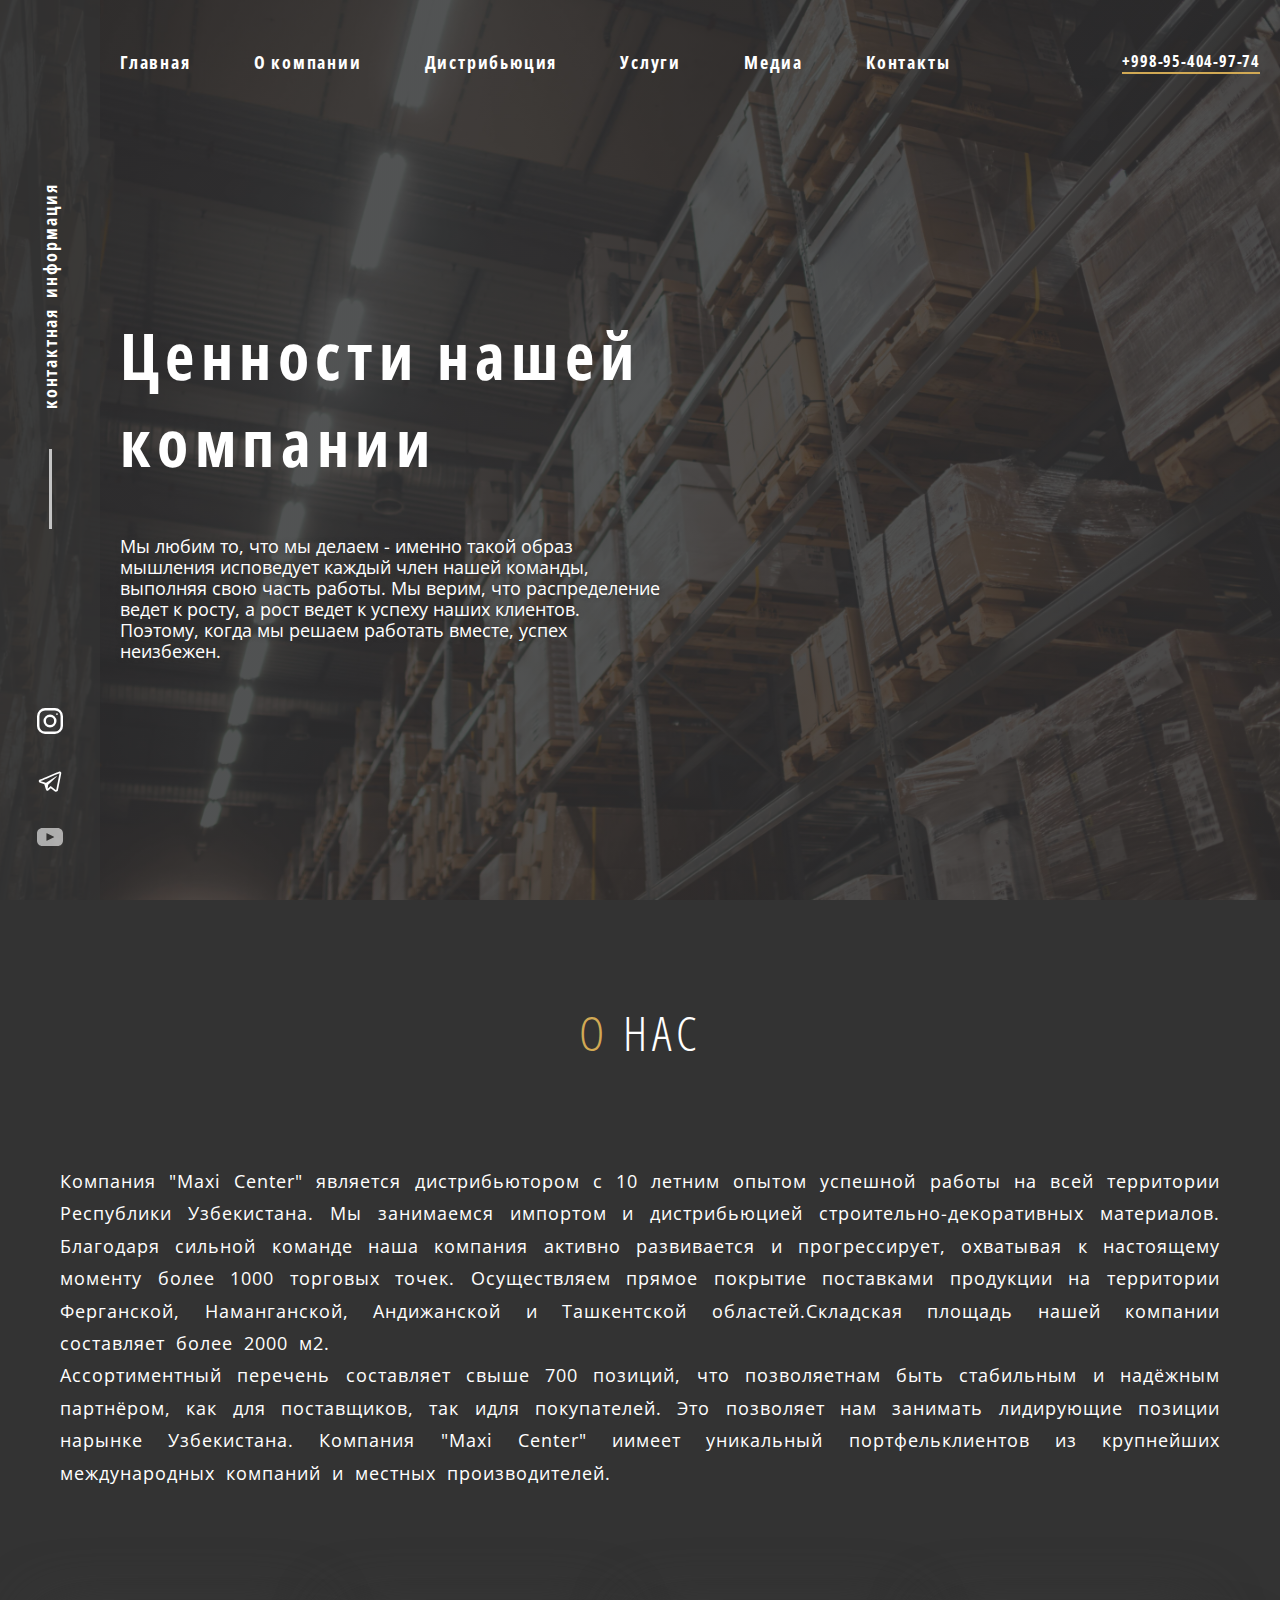
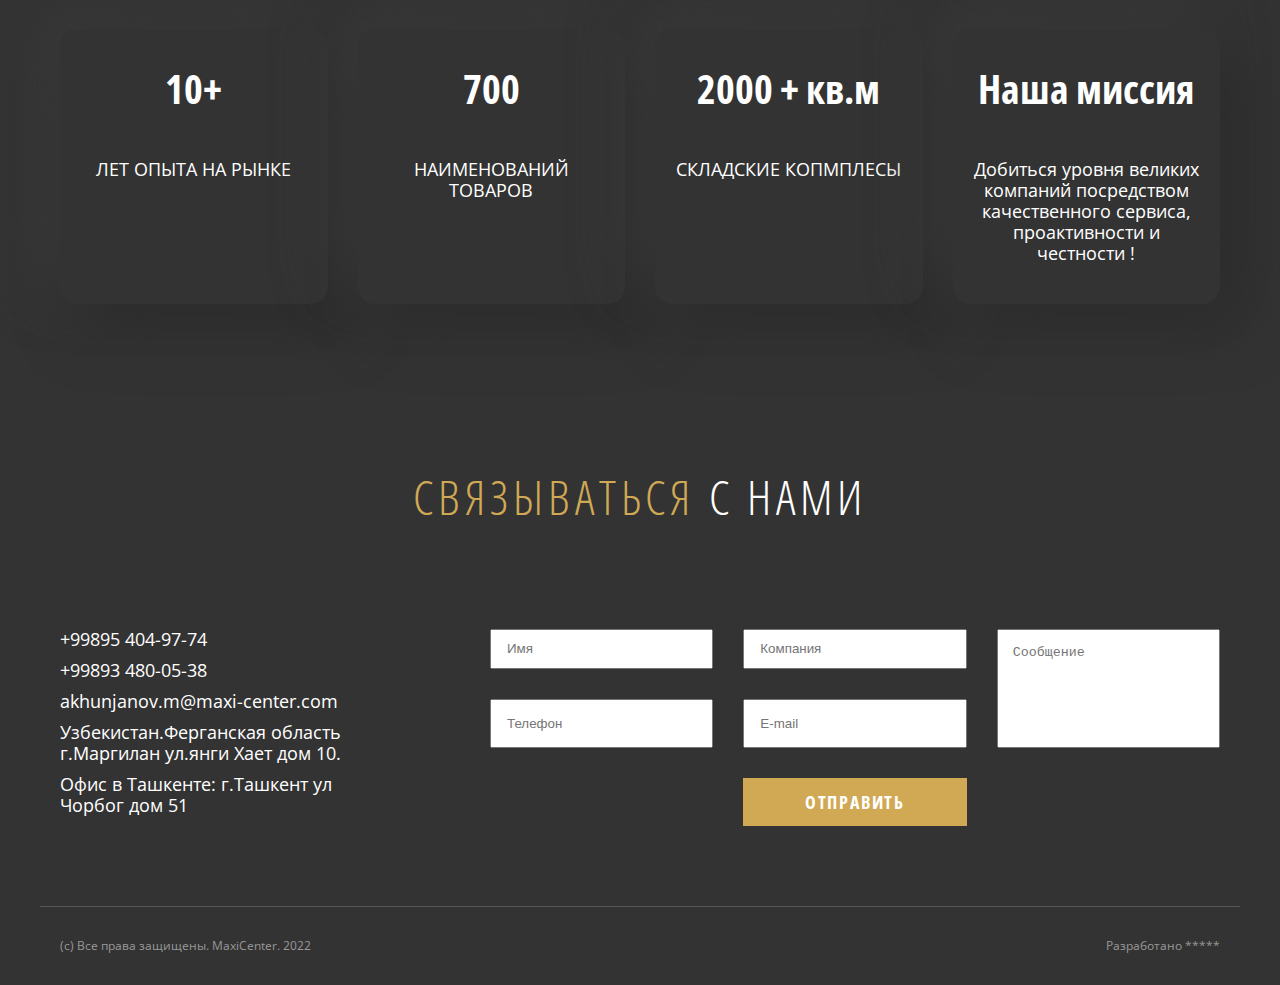
<file: html/kompaniya.html>
<!DOCTYPE html>
<html lang="ru">
<head>
    <meta charset="UTF-8">
    <meta http-equiv="X-UA-Compatible" content="IE=edge">
    <meta name="viewport" content="width=device-width, initial-scale=1.0">
    <title>Maxi Center || o kompanii page</title>
    <!-- STYLES CSS -->
    <link rel="stylesheet" href="../css/main.css">
</head>
<body>
    <!-- SITE HEADER -->
    <header class="site-header kompaniya-header">
        <div class="site-header__container">
            <!-- SITE HEADER TOP -->
            <div class="site-header__top">
                <button class="burger-btn">
                    <img class="burger-icon" src="../images/svg/burger-btn.svg" alt="">
                </button>
                <nav class="sitenav">
                    <ul class="sitenav-list">
                        <li class="sitenav-item">
                            <a class="sitenav-link" href="../index.html">Главная</a>
                        </li>
                        <li class="sitenav-item">
                            <a class="sitenav-link" href="./kompaniya.html">О компании</a>
                        </li>
                        <li class="sitenav-item">
                            <a class="sitenav-link" href="./distribyutsiya.html">Дистрибьюция</a>
                        </li>
                        <li class="sitenav-item">
                            <a class="sitenav-link" href="./uslugi.html">Услуги</a>
                        </li>
                        <li class="sitenav-item">
                            <a class="sitenav-link" href="./media.html">Медиа</a>
                        </li>
                        <li class="sitenav-item">
                            <a class="sitenav-link" href="./kontakt.html">Контакты</a>
                        </li>
                    </ul>
                </nav>
                <div class="tel-number">+998-95-404-97-74</div>
            </div>
            <!-- SITE HEADER TOP END -->
            <!-- SITE HEADER BOTTOM -->
            <div class="site-header__bottom">
                <div class="site-header__text-wrapper">
                    <h1 class="site-header__title">Ценности нашей компании</h1>
                    <p class="site-header__text">Мы любим то, что мы делаем - именно такой образ мышления исповедует каждый член нашей команды, выполняя свою часть работы. Мы верим, что распределение ведет к росту, а рост ведет к успеху наших клиентов. Поэтому, когда мы решаем работать вместе, успех неизбежен.</p>
                </div>
            </div>
            <!-- SITE HEADER BOTTOM END -->
        </div>
        <div class="site-header__left">
            <span class="site-header__left-text"><hr class="site-header__left-hr"> <span>контактная</span> <span>информация</span></span>
            <ul class="social-media__list">
                <li class="social-media__item">
                    <a class="social-media__link" href="https://instagram.com/maxi_center__distribution?igshid=YmMyMTA2M2Y=" target="_blank">
                        <svg width="26" height="26" fill="none" xmlns="http://www.w3.org/2000/svg"><path d="M17.875 0h-9.75A8.126 8.126 0 0 0 0 8.125v9.75A8.126 8.126 0 0 0 8.125 26h9.75A8.126 8.126 0 0 0 26 17.875v-9.75A8.126 8.126 0 0 0 17.875 0Zm5.688 17.875a5.694 5.694 0 0 1-5.688 5.688h-9.75a5.694 5.694 0 0 1-5.688-5.688v-9.75a5.694 5.694 0 0 1 5.688-5.688h9.75a5.694 5.694 0 0 1 5.688 5.688v9.75Z" fill="#fff"/><path d="M13 6.5a6.5 6.5 0 1 0 0 13 6.5 6.5 0 0 0 0-13Zm0 10.563A4.068 4.068 0 0 1 8.937 13 4.067 4.067 0 0 1 13 8.937 4.067 4.067 0 0 1 17.063 13 4.068 4.068 0 0 1 13 17.063Zm6.985-10.184a.866.866 0 1 0 0-1.732.866.866 0 0 0 0 1.732Z" fill="#fff"/></svg>
                    </a>
                </li>
                <li class="social-media__item">
                    <a class="social-media__link" href="https://t.me/Maxi_center_uz" target="_blank">
                        <svg width="26" height="26" viewBox="0 0 30 30" xmlns="http://www.w3.org/2000/svg"><path d="M26.07 3.996a2.974 2.974 0 0 0-.933.223h-.004c-.285.113-1.64.683-3.7 1.547l-7.382 3.109c-5.297 2.23-10.504 4.426-10.504 4.426l.062-.024s-.359.118-.734.375a2.03 2.03 0 0 0-.586.567c-.184.27-.332.683-.277 1.11.09.722.558 1.155.894 1.394.34.242.664.355.664.355h.008l4.883 1.645c.219.703 1.488 4.875 1.793 5.836.18.574.355.933.574 1.207.106.14.23.257.379.351a1.119 1.119 0 0 0 .246.106l-.05-.012c.015.004.027.016.038.02.04.011.067.015.118.023.773.234 1.394-.246 1.394-.246l.035-.028 2.883-2.625 4.832 3.707.11.047c1.007.442 2.027.196 2.566-.238.543-.437.754-.996.754-.996l.035-.09 3.734-19.129c.106-.472.133-.914.016-1.343a1.807 1.807 0 0 0-.781-1.047 1.872 1.872 0 0 0-1.067-.27Zm-.101 2.05c-.004.063.008.056-.02.177v.011l-3.699 18.93c-.016.027-.043.086-.117.145-.078.062-.14.101-.465-.028l-5.91-4.531-3.57 3.254.75-4.79 9.656-9c.398-.37.265-.448.265-.448.028-.454-.601-.133-.601-.133l-12.176 7.543-.004-.02-5.836-1.965v-.004l-.015-.003a.27.27 0 0 0 .03-.012l.032-.016.031-.011s5.211-2.196 10.508-4.426c2.652-1.117 5.324-2.242 7.379-3.11 2.055-.863 3.574-1.496 3.66-1.53.082-.032.043-.032.102-.032Z"/></svg>
                    </a>
                </li>
                <li class="social-media__item">
                    <a class="social-media__link" href="https://youtube.com/channel/UC_bihy7d9_qP5d2HgBmdsyw" target="_blank">
                        <svg width="26" height="18" fill="none" xmlns="http://www.w3.org/2000/svg"><path d="M20.6 0H5.4C2.418 0 0 2.365 0 5.283v7.434C0 15.635 2.418 18 5.4 18h15.2c2.982 0 5.4-2.365 5.4-5.283V5.283C26 2.365 23.582 0 20.6 0Zm-3.652 9.362-7.11 3.317a.285.285 0 0 1-.408-.252V5.585c0-.208.225-.343.415-.25l7.11 3.526a.277.277 0 0 1-.007.5Z" fill="#fff" fill-opacity=".6"/></svg>
                    </a>
                </li>
            </ul>
        </div>
        <!-- SITENAV LEFT -->
        <nav class="sitenav-left">
            <img class="sitenav-left__close" src="../images/png/close.png" alt="close icon" width="25" height="25">
            <ul class="sitenav-left__list">
                <li class="sitenav-left__item">
                    <a class="sitenav-left__link" href="../index.html">Главная</a>
                </li>
                <li class="sitenav-left__item">
                    <a class="sitenav-left__link" href="./kompaniya.html">О компании</a>
                </li>
                <li class="sitenav-left__item">
                    <a class="sitenav-left__link" href="./distribyutsiya.html">дистрибьюция</a>
                </li>
                <li class="sitenav-left__item">
                    <a class="sitenav-left__link" href="./uslugi.html">Услуги</a>
                </li>
                <li class="sitenav-left__item">
                    <a class="sitenav-left__link" href="./media.html">Медиа</a>
                </li>
                <li class="sitenav-left__item">
                    <a class="sitenav-left__link" href="./kontakt.html">Контакты</a>
                </li>
            </ul>
            <ul class="social-media__list">
                <li class="social-media__item">
                    <a class="social-media__link" href="https://instagram.com/maxi_center__distribution?igshid=YmMyMTA2M2Y=" target="_blank">
                        <svg width="26" height="26" fill="none" xmlns="http://www.w3.org/2000/svg"><path d="M17.875 0h-9.75A8.126 8.126 0 0 0 0 8.125v9.75A8.126 8.126 0 0 0 8.125 26h9.75A8.126 8.126 0 0 0 26 17.875v-9.75A8.126 8.126 0 0 0 17.875 0Zm5.688 17.875a5.694 5.694 0 0 1-5.688 5.688h-9.75a5.694 5.694 0 0 1-5.688-5.688v-9.75a5.694 5.694 0 0 1 5.688-5.688h9.75a5.694 5.694 0 0 1 5.688 5.688v9.75Z" fill="#fff"/><path d="M13 6.5a6.5 6.5 0 1 0 0 13 6.5 6.5 0 0 0 0-13Zm0 10.563A4.068 4.068 0 0 1 8.937 13 4.067 4.067 0 0 1 13 8.937 4.067 4.067 0 0 1 17.063 13 4.068 4.068 0 0 1 13 17.063Zm6.985-10.184a.866.866 0 1 0 0-1.732.866.866 0 0 0 0 1.732Z" fill="#fff"/></svg>
                    </a>
                </li>
                <li class="social-media__item">
                    <a class="social-media__link" href="https://t.me/Maxi_center_uz" target="_blank">
                        <svg width="26" height="26" viewBox="0 0 30 30" xmlns="http://www.w3.org/2000/svg"><path d="M26.07 3.996a2.974 2.974 0 0 0-.933.223h-.004c-.285.113-1.64.683-3.7 1.547l-7.382 3.109c-5.297 2.23-10.504 4.426-10.504 4.426l.062-.024s-.359.118-.734.375a2.03 2.03 0 0 0-.586.567c-.184.27-.332.683-.277 1.11.09.722.558 1.155.894 1.394.34.242.664.355.664.355h.008l4.883 1.645c.219.703 1.488 4.875 1.793 5.836.18.574.355.933.574 1.207.106.14.23.257.379.351a1.119 1.119 0 0 0 .246.106l-.05-.012c.015.004.027.016.038.02.04.011.067.015.118.023.773.234 1.394-.246 1.394-.246l.035-.028 2.883-2.625 4.832 3.707.11.047c1.007.442 2.027.196 2.566-.238.543-.437.754-.996.754-.996l.035-.09 3.734-19.129c.106-.472.133-.914.016-1.343a1.807 1.807 0 0 0-.781-1.047 1.872 1.872 0 0 0-1.067-.27Zm-.101 2.05c-.004.063.008.056-.02.177v.011l-3.699 18.93c-.016.027-.043.086-.117.145-.078.062-.14.101-.465-.028l-5.91-4.531-3.57 3.254.75-4.79 9.656-9c.398-.37.265-.448.265-.448.028-.454-.601-.133-.601-.133l-12.176 7.543-.004-.02-5.836-1.965v-.004l-.015-.003a.27.27 0 0 0 .03-.012l.032-.016.031-.011s5.211-2.196 10.508-4.426c2.652-1.117 5.324-2.242 7.379-3.11 2.055-.863 3.574-1.496 3.66-1.53.082-.032.043-.032.102-.032Z"/></svg>
                    </a>
                </li>
                <li class="social-media__item">
                    <a class="social-media__link" href="https://youtube.com/channel/UC_bihy7d9_qP5d2HgBmdsyw" target="_blank">
                        <svg width="26" height="18" fill="none" xmlns="http://www.w3.org/2000/svg"><path d="M20.6 0H5.4C2.418 0 0 2.365 0 5.283v7.434C0 15.635 2.418 18 5.4 18h15.2c2.982 0 5.4-2.365 5.4-5.283V5.283C26 2.365 23.582 0 20.6 0Zm-3.652 9.362-7.11 3.317a.285.285 0 0 1-.408-.252V5.585c0-.208.225-.343.415-.25l7.11 3.526a.277.277 0 0 1-.007.5Z" fill="#fff" fill-opacity=".6"/></svg>
                    </a>
                </li>
            </ul>
        </nav>
        <!-- SITENAV LEFT -->
    </header>
    <!-- SITE HEADER END -->

    <!-- SITE MAIN -->
    <main class="site-main">

        <!-- ABLUT US SECTION -->
        <div class="about-us">
            <div class="about-us__inner">
                <h2 class="about-us__title"><span>О</span> НАС</h2>
                <p class="about-us__text">Компания "Maxi Center" является дистрибьютором с 10 летним опытом успешной работы на всей территории Республики Узбекистана. Мы занимаемся импортом и дистрибьюцией строительно-декоративных материалов. Благодаря сильной команде наша компания активно развивается и прогрессирует, охватывая к настоящему моменту более 1000 торговых точек. Осуществляем прямое покрытие поставками продукции на территории Ферганской, Наманганской, Андижанской и Ташкентской областей.Складская площадь нашей компании составляет более 2000 м2.<br>Ассортиментный перечень составляет свыше 700 позиций, что позволяетнам быть стабильным и надёжным партнёром, как для поставщиков, так идля покупателей. Это позволяет нам занимать лидирующие позиции нарынке Узбекистана. Компания "Maxi Center" иимеет уникальный портфельклиентов из крупнейших международных компаний и местных производителей.</p>
            </div>
        </div>
        <!-- ABLUT US SECTION END -->

        <!-- ABOUT CARD -->
        <div class="about-cards">
            <ul class="about-cards__list">
                <li class="about-cards__item">
                    <h2 class="about-cards__number">10+</h2>
                    <p class="about-cards__text">ЛЕТ ОПЫТА НА РЫНКЕ</p>
                </li>
                <li class="about-cards__item">
                    <h2 class="about-cards__number">700</h2>
                    <p class="about-cards__text">НАИМЕНОВАНИЙ ТОВАРОВ</p>
                </li>
                <li class="about-cards__item">
                    <h2 class="about-cards__number">2000 + кв.м</h2>
                    <p class="about-cards__text">СКЛАДСКИЕ КОПМПЛЕСЫ</p>
                </li>
                <li class="about-cards__item">
                    <h2 class="about-cards__number">Наша миссия</h2>
                    <p class="about-cards__text">Добиться уровня великих компаний посредством качественного сервиса, проактивности и честности !</p>
                </li>
            </ul>
        </div>
        <!-- ABOUT CARD END -->

    </main>
    <!-- SITE MAIN END -->

    <!-- SITE FOOTER -->
    <footer class="site-footer">
        <div class="site-footer__inner">
            <h2 class="site-footer__title"><span>Связываться</span> с нами</h2>
            <div class="site-footer__main">
                <div class="site-footer__main-left">
                    <div>
                        <div class="site-footer__main-left-info">+99895 404-97-74</div>
                        <div class="site-footer__main-left-info">+99893 480-05-38</div>
                        <div class="site-footer__main-left-info">akhunjanov.m@maxi-center.com</div>
                    </div>
                    <div>
                        <div class="site-footer__main-left-info">Узбекистан.Ферганская область г.Маргилан ул.янги Хает дом 10.</div>
                        <div class="site-footer__main-left-info">Офис в Ташкенте: г.Ташкент ул Чорбог дом 51</div>
                    </div>
                </div>
                <form class="site-footer__form" action="">
                    <input type="text" name="Имя" aria-label="Имя" placeholder="Имя" required>
                    <input type="text" name="Компания" aria-label="Компания" placeholder="Компания" required>
                    <textarea type="text" name="Сообщение " aria-label="Сообщение " placeholder="Сообщение" required></textarea>
                    <input type="number" name="Телефон " aria-label="Телефон " placeholder="Телефон " required>
                    <input type="email" name="E-mail" aria-label="E-mail" placeholder="E-mail" required>
                    <button class="site-footer__btn" type="submit">отправить</button>
                </form>
            </div>
        </div>
        <div class="site-footer__botoom">
            <div class="site-footer__bottom-left">(с) Все права защищены. MaxiCenter. 2022</div>
            <div class="site-footer__bottom-right">Разработано *****</div>
        </div>
    </footer>
    <!-- SITE FOOTER END -->

    <script src="../app.js"></script>
</body>
</html>
</file>
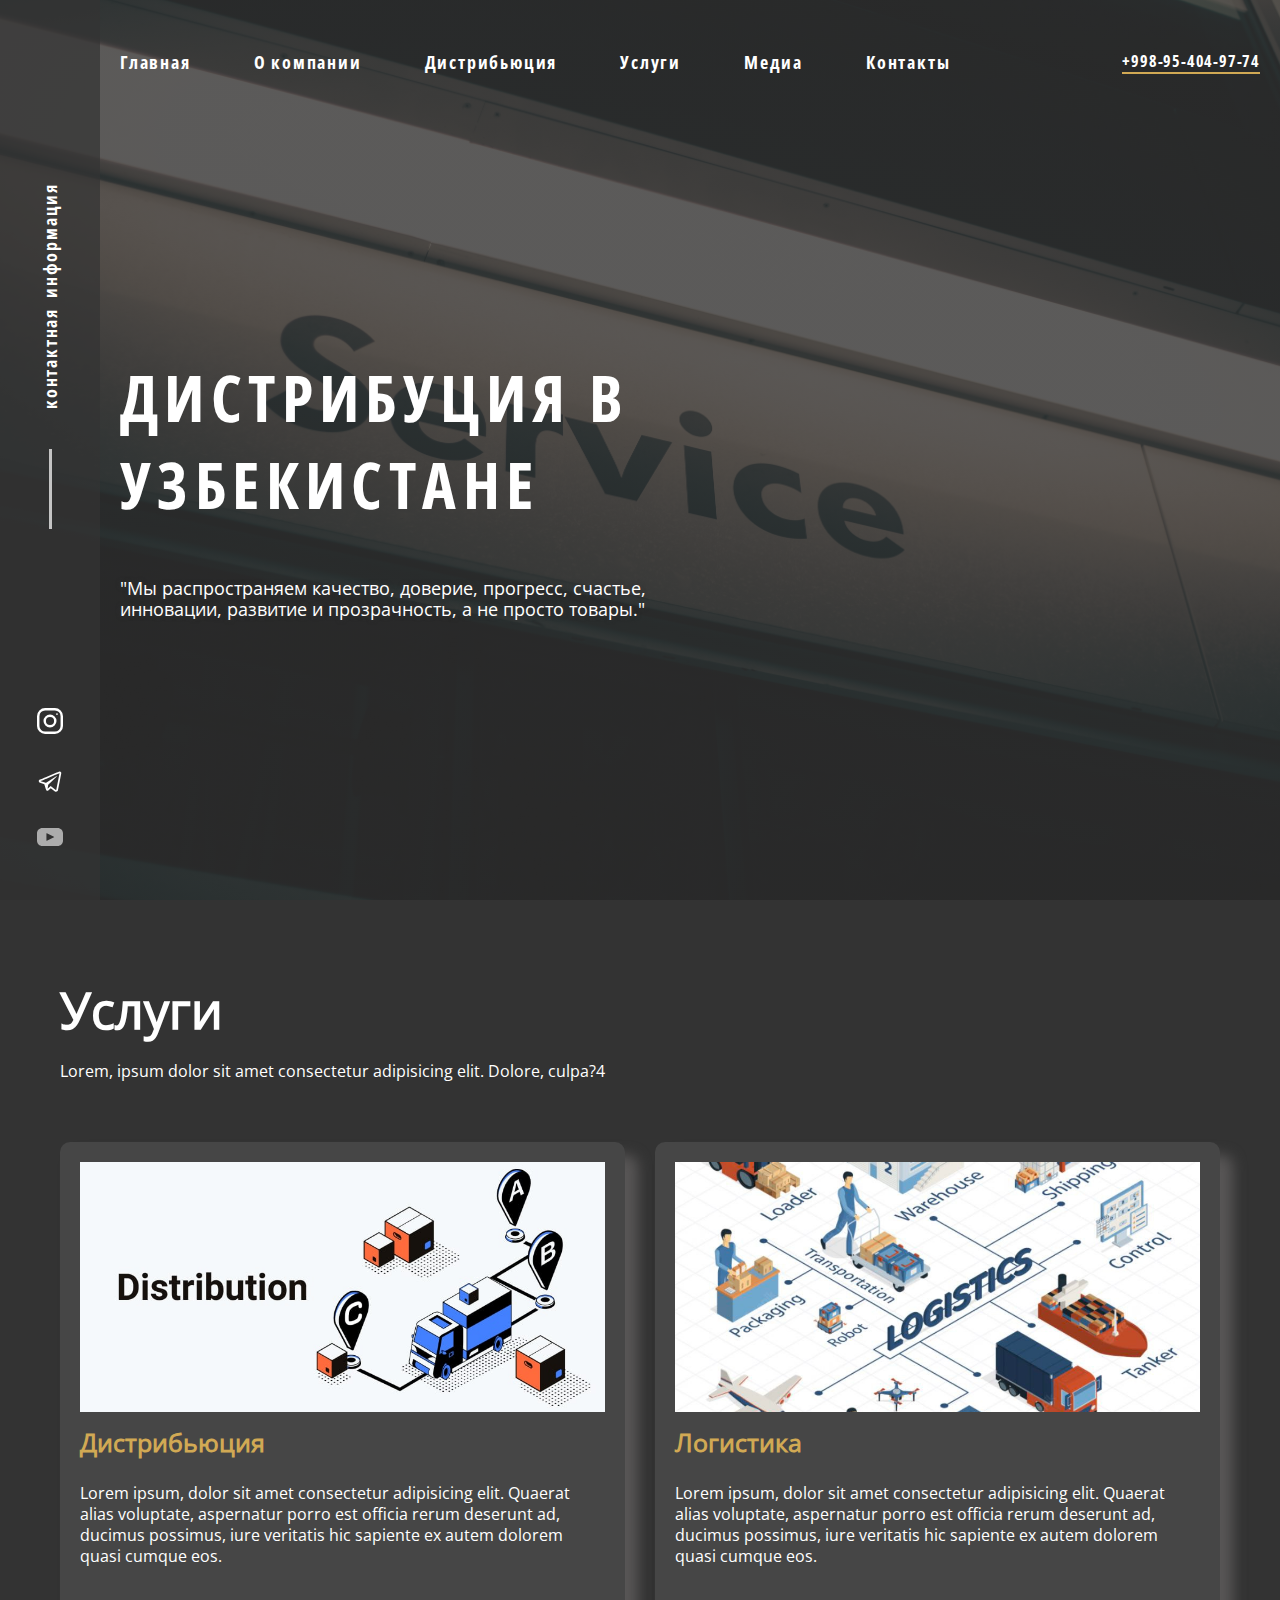
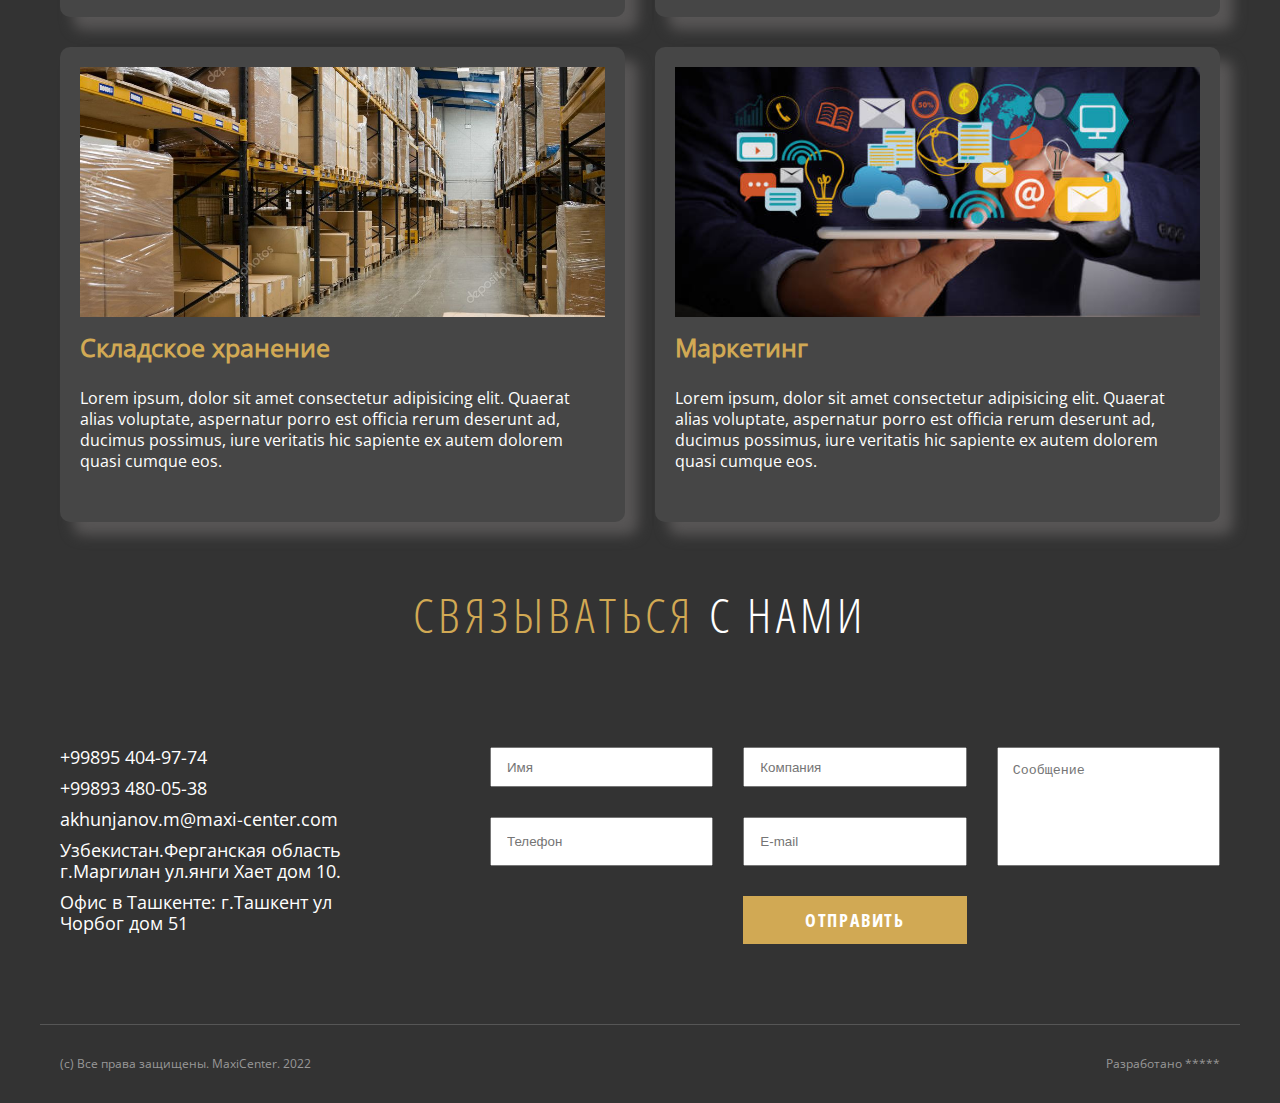
<file: html/uslugi.html>
<!DOCTYPE html>
<html lang="ru">
<head>
    <meta charset="UTF-8">
    <meta http-equiv="X-UA-Compatible" content="IE=edge">
    <meta name="viewport" content="width=device-width, initial-scale=1.0">
    <title>Maxi Center || uslugi page</title>
    <!-- STYLES CSS -->
    <link rel="stylesheet" href="../css/main.css">
</head>
<body>
    <!-- SITE HEADER -->
    <header class="site-header uslugi-header">
        <div class="site-header__container">
            <!-- SITE HEADER TOP -->
            <div class="site-header__top">
                <button class="burger-btn">
                    <img class="burger-icon" src="../images/svg/burger-btn.svg" alt="">
                </button>
                <nav class="sitenav">
                    <ul class="sitenav-list">
                        <li class="sitenav-item">
                            <a class="sitenav-link" href="../index.html">Главная</a>
                        </li>
                        <li class="sitenav-item">
                            <a class="sitenav-link" href="./kompaniya.html">О компании</a>
                        </li>
                        <li class="sitenav-item">
                            <a class="sitenav-link" href="./distribyutsiya.html">Дистрибьюция</a>
                        </li>
                        <li class="sitenav-item">
                            <a class="sitenav-link" href="./uslugi.html">Услуги</a>
                        </li>
                        <li class="sitenav-item">
                            <a class="sitenav-link" href="./media.html">Медиа</a>
                        </li>
                        <li class="sitenav-item">
                            <a class="sitenav-link" href="./kontakt.html">Контакты</a>
                        </li>
                    </ul>
                </nav>
                <div class="tel-number">+998-95-404-97-74</div>
            </div>
            <!-- SITE HEADER TOP END -->
            <!-- SITE HEADER BOTTOM -->
            <div class="site-header__bottom">
                <div class="site-header__text-wrapper">
                    <h1 class="site-header__title">ДИСТРИБУЦИЯ В УЗБЕКИСТАНЕ</h1>
                    <p class="site-header__text">"Мы распространяем качество, доверие, прогресс, счастье, инновации, развитие и прозрачность, а не просто товары."</p>
                </div>
            </div>
            <!-- SITE HEADER BOTTOM END -->
        </div>
        <div class="site-header__left">
            <span class="site-header__left-text"><hr class="site-header__left-hr"> <span>контактная</span> <span>информация</span></span>
            <ul class="social-media__list">
                <li class="social-media__item">
                    <a class="social-media__link" href="https://instagram.com/maxi_center__distribution?igshid=YmMyMTA2M2Y=" target="_blank">
                        <svg width="26" height="26" fill="none" xmlns="http://www.w3.org/2000/svg"><path d="M17.875 0h-9.75A8.126 8.126 0 0 0 0 8.125v9.75A8.126 8.126 0 0 0 8.125 26h9.75A8.126 8.126 0 0 0 26 17.875v-9.75A8.126 8.126 0 0 0 17.875 0Zm5.688 17.875a5.694 5.694 0 0 1-5.688 5.688h-9.75a5.694 5.694 0 0 1-5.688-5.688v-9.75a5.694 5.694 0 0 1 5.688-5.688h9.75a5.694 5.694 0 0 1 5.688 5.688v9.75Z" fill="#fff"/><path d="M13 6.5a6.5 6.5 0 1 0 0 13 6.5 6.5 0 0 0 0-13Zm0 10.563A4.068 4.068 0 0 1 8.937 13 4.067 4.067 0 0 1 13 8.937 4.067 4.067 0 0 1 17.063 13 4.068 4.068 0 0 1 13 17.063Zm6.985-10.184a.866.866 0 1 0 0-1.732.866.866 0 0 0 0 1.732Z" fill="#fff"/></svg>
                    </a>
                </li>
                <li class="social-media__item">
                    <a class="social-media__link" href="https://t.me/Maxi_center_uz" target="_blank"><svg width="26" height="26" viewBox="0 0 30 30" xmlns="http://www.w3.org/2000/svg"><path d="M26.07 3.996a2.974 2.974 0 0 0-.933.223h-.004c-.285.113-1.64.683-3.7 1.547l-7.382 3.109c-5.297 2.23-10.504 4.426-10.504 4.426l.062-.024s-.359.118-.734.375a2.03 2.03 0 0 0-.586.567c-.184.27-.332.683-.277 1.11.09.722.558 1.155.894 1.394.34.242.664.355.664.355h.008l4.883 1.645c.219.703 1.488 4.875 1.793 5.836.18.574.355.933.574 1.207.106.14.23.257.379.351a1.119 1.119 0 0 0 .246.106l-.05-.012c.015.004.027.016.038.02.04.011.067.015.118.023.773.234 1.394-.246 1.394-.246l.035-.028 2.883-2.625 4.832 3.707.11.047c1.007.442 2.027.196 2.566-.238.543-.437.754-.996.754-.996l.035-.09 3.734-19.129c.106-.472.133-.914.016-1.343a1.807 1.807 0 0 0-.781-1.047 1.872 1.872 0 0 0-1.067-.27Zm-.101 2.05c-.004.063.008.056-.02.177v.011l-3.699 18.93c-.016.027-.043.086-.117.145-.078.062-.14.101-.465-.028l-5.91-4.531-3.57 3.254.75-4.79 9.656-9c.398-.37.265-.448.265-.448.028-.454-.601-.133-.601-.133l-12.176 7.543-.004-.02-5.836-1.965v-.004l-.015-.003a.27.27 0 0 0 .03-.012l.032-.016.031-.011s5.211-2.196 10.508-4.426c2.652-1.117 5.324-2.242 7.379-3.11 2.055-.863 3.574-1.496 3.66-1.53.082-.032.043-.032.102-.032Z"/></svg>
                    </a>
                </li>
                <li class="social-media__item">
                    <a class="social-media__link" href="https://youtube.com/channel/UC_bihy7d9_qP5d2HgBmdsyw" target="_blank">
                        <svg width="26" height="18" fill="none" xmlns="http://www.w3.org/2000/svg"><path d="M20.6 0H5.4C2.418 0 0 2.365 0 5.283v7.434C0 15.635 2.418 18 5.4 18h15.2c2.982 0 5.4-2.365 5.4-5.283V5.283C26 2.365 23.582 0 20.6 0Zm-3.652 9.362-7.11 3.317a.285.285 0 0 1-.408-.252V5.585c0-.208.225-.343.415-.25l7.11 3.526a.277.277 0 0 1-.007.5Z" fill="#fff" fill-opacity=".6"/></svg>
                    </a>
                </li>
            </ul>
        </div>
        <!-- SITENAV LEFT -->
        <nav class="sitenav-left">
            <img class="sitenav-left__close" src="../images/png/close.png" alt="close icon" width="25" height="25">
            <ul class="sitenav-left__list">
                <li class="sitenav-left__item">
                    <a class="sitenav-left__link" href="../index.html">Главная</a>
                </li>
                <li class="sitenav-left__item">
                    <a class="sitenav-left__link" href="./kompaniya.html">О компании</a>
                </li>
                <li class="sitenav-left__item">
                    <a class="sitenav-left__link" href="./distribyutsiya.html">дистрибьюция</a>
                </li>
                <li class="sitenav-left__item">
                    <a class="sitenav-left__link" href="./uslugi.html">Услуги</a>
                </li>
                <li class="sitenav-left__item">
                    <a class="sitenav-left__link" href="./media.html">Медиа</a>
                </li>
                <li class="sitenav-left__item">
                    <a class="sitenav-left__link" href="./kontakt.html">Контакты</a>
                </li>
            </ul>
            <ul class="social-media__list">
                <li class="social-media__item">
                    <a class="social-media__link" href="https://instagram.com/maxi_center__distribution?igshid=YmMyMTA2M2Y=" target="_blank">
                        <svg width="26" height="26" fill="none" xmlns="http://www.w3.org/2000/svg"><path d="M17.875 0h-9.75A8.126 8.126 0 0 0 0 8.125v9.75A8.126 8.126 0 0 0 8.125 26h9.75A8.126 8.126 0 0 0 26 17.875v-9.75A8.126 8.126 0 0 0 17.875 0Zm5.688 17.875a5.694 5.694 0 0 1-5.688 5.688h-9.75a5.694 5.694 0 0 1-5.688-5.688v-9.75a5.694 5.694 0 0 1 5.688-5.688h9.75a5.694 5.694 0 0 1 5.688 5.688v9.75Z" fill="#fff"/><path d="M13 6.5a6.5 6.5 0 1 0 0 13 6.5 6.5 0 0 0 0-13Zm0 10.563A4.068 4.068 0 0 1 8.937 13 4.067 4.067 0 0 1 13 8.937 4.067 4.067 0 0 1 17.063 13 4.068 4.068 0 0 1 13 17.063Zm6.985-10.184a.866.866 0 1 0 0-1.732.866.866 0 0 0 0 1.732Z" fill="#fff"/></svg>
                    </a>
                </li><li class="social-media__item">
                    <a class="social-media__link" href="https://t.me/Maxi_center_uz" target="_blank">
                        <svg width="26" height="26" viewBox="0 0 30 30" xmlns="http://www.w3.org/2000/svg"><path d="M26.07 3.996a2.974 2.974 0 0 0-.933.223h-.004c-.285.113-1.64.683-3.7 1.547l-7.382 3.109c-5.297 2.23-10.504 4.426-10.504 4.426l.062-.024s-.359.118-.734.375a2.03 2.03 0 0 0-.586.567c-.184.27-.332.683-.277 1.11.09.722.558 1.155.894 1.394.34.242.664.355.664.355h.008l4.883 1.645c.219.703 1.488 4.875 1.793 5.836.18.574.355.933.574 1.207.106.14.23.257.379.351a1.119 1.119 0 0 0 .246.106l-.05-.012c.015.004.027.016.038.02.04.011.067.015.118.023.773.234 1.394-.246 1.394-.246l.035-.028 2.883-2.625 4.832 3.707.11.047c1.007.442 2.027.196 2.566-.238.543-.437.754-.996.754-.996l.035-.09 3.734-19.129c.106-.472.133-.914.016-1.343a1.807 1.807 0 0 0-.781-1.047 1.872 1.872 0 0 0-1.067-.27Zm-.101 2.05c-.004.063.008.056-.02.177v.011l-3.699 18.93c-.016.027-.043.086-.117.145-.078.062-.14.101-.465-.028l-5.91-4.531-3.57 3.254.75-4.79 9.656-9c.398-.37.265-.448.265-.448.028-.454-.601-.133-.601-.133l-12.176 7.543-.004-.02-5.836-1.965v-.004l-.015-.003a.27.27 0 0 0 .03-.012l.032-.016.031-.011s5.211-2.196 10.508-4.426c2.652-1.117 5.324-2.242 7.379-3.11 2.055-.863 3.574-1.496 3.66-1.53.082-.032.043-.032.102-.032Z"/></svg>
                    </a>
                </li>
                <li class="social-media__item">
                    <a class="social-media__link" href="https://youtube.com/channel/UC_bihy7d9_qP5d2HgBmdsyw" target="_blank">
                        <svg width="26" height="18" fill="none" xmlns="http://www.w3.org/2000/svg"><path d="M20.6 0H5.4C2.418 0 0 2.365 0 5.283v7.434C0 15.635 2.418 18 5.4 18h15.2c2.982 0 5.4-2.365 5.4-5.283V5.283C26 2.365 23.582 0 20.6 0Zm-3.652 9.362-7.11 3.317a.285.285 0 0 1-.408-.252V5.585c0-.208.225-.343.415-.25l7.11 3.526a.277.277 0 0 1-.007.5Z" fill="#fff" fill-opacity=".6"/></svg>
                    </a>
                </li>
            </ul>
        </nav>
        <!-- SITENAV LEFT -->
    </header>
    <!-- SITE HEADER END -->
    <!-- MAIN SECTION -->
    <div class="site-main">
        <div class="site-main__inner">
            <div class="site-main-inner__wrapper">
                <h2 class="site-main-inner-wrapper__title">Услуги</h2>
                <p class="site-main-inner-wrapper__text">Lorem, ipsum dolor sit amet consectetur adipisicing elit. Dolore, culpa?4</p>
            </div>
            <ul class="site-main-inner__list">
                <!-- LIST ITEM 1 -->
                <li class="site-main-inner-list__item">
                    <div class="site-main-list-item-img-div">
                        <img src="../images/jpg/uslugi-4.jpg" alt="" class="site-main-inner-list-item__img" width="300" height="250">
                    </div>
                    <h2 class="site-main-inner-list-item__title">Дистрибьюция</h2>
                    <p class="site-main-inner-list-item__text">Lorem ipsum, dolor sit amet consectetur adipisicing
                        elit. Quaerat alias voluptate, aspernatur porro est officia rerum deserunt ad, ducimus 
                        possimus, iure veritatis hic sapiente ex autem dolorem quasi cumque eos.</p>
                </li>
                <!-- LIST ITEM 2 -->
                <li class="site-main-inner-list__item">
                    <div class="site-main-list-item-img-div">
                        <img src="../images/jpg/uslugi-1.jpg" alt="" class="site-main-inner-list-item__img" width="300" height="250">
                    </div>
                    <h2 class="site-main-inner-list-item__title">Логистика</h2>
                    <p class="site-main-inner-list-item__text">Lorem ipsum, dolor sit amet consectetur adipisicing
                        elit. Quaerat alias voluptate, aspernatur porro est officia rerum deserunt ad, ducimus 
                        possimus, iure veritatis hic sapiente ex autem dolorem quasi cumque eos.</p>
                </li>
                <!-- LIST ITEM 3 -->
                <li class="site-main-inner-list__item">
                    <div class="site-main-list-item-img-div"><img src="../images/jpg/uslugi-3.jpg" alt="" class="site-main-inner-list-item__img" width="300" height="250"></div>
                    <h2 class="site-main-inner-list-item__title">Складское хранение</h2>
                    <p class="site-main-inner-list-item__text">Lorem ipsum, dolor sit amet consectetur adipisicing
                        elit. Quaerat alias voluptate, aspernatur porro est officia rerum deserunt ad, ducimus 
                        possimus, iure veritatis hic sapiente ex autem dolorem quasi cumque eos.</p>
                </li>
                <!-- LIST ITEM 4 -->
                <li class="site-main-inner-list__item">
                    <div class="site-main-list-item-img-div"><img src="../images/jpg/uslugi-2.jpg" alt="" class="site-main-inner-list-item__img" width="300" height="250"></div>
                    <h2 class="site-main-inner-list-item__title">Маркетинг</h2>
                    <p class="site-main-inner-list-item__text">Lorem ipsum, dolor sit amet consectetur adipisicing
                        elit. Quaerat alias voluptate, aspernatur porro est officia rerum deserunt ad, ducimus 
                        possimus, iure veritatis hic sapiente ex autem dolorem quasi cumque eos.</p>
                </li>
            </ul>
        </div>
    </div>
    <!-- MAIN SECTION END -->
    <!-- SITE FOOTER -->
<footer class="site-footer">
    <div class="site-footer__inner">
        <h2 class="site-footer__title"><span>Связываться</span> с нами</h2>
        <div class="site-footer__main">
            <div class="site-footer__main-left">
                <div>
                    <div class="site-footer__main-left-info">+99895 404-97-74</div>
                    <div class="site-footer__main-left-info">+99893 480-05-38</div>
                    <div class="site-footer__main-left-info">akhunjanov.m@maxi-center.com</div>
                </div>
                <div>
                    <div class="site-footer__main-left-info">Узбекистан.Ферганская область г.Маргилан ул.янги Хает дом 10.</div>
                    <div class="site-footer__main-left-info">Офис в Ташкенте: г.Ташкент ул Чорбог дом 51</div>
                </div>
            </div>
            <form class="site-footer__form" action="">
                <input type="text" name="Имя" aria-label="Имя" placeholder="Имя" required>
                <input type="text" name="Компания" aria-label="Компания" placeholder="Компания" required>
                <textarea type="text" name="Сообщение " aria-label="Сообщение " placeholder="Сообщение" required></textarea>
                <input type="number" name="Телефон " aria-label="Телефон " placeholder="Телефон " required>
                <input type="email" name="E-mail" aria-label="E-mail" placeholder="E-mail" required>
                <button class="site-footer__btn" type="submit">отправить</button>
            </form>
        </div>
    </div>
    <div class="site-footer__botoom">
        <div class="site-footer__bottom-left">(с) Все права защищены. MaxiCenter. 2022</div>
        <div class="site-footer__bottom-right">Разработано *****</div>
    </div>
</footer>
<!-- SITE FOOTER END -->

<script src="../app.js"></script>
</body>
</html>
</file>
<file: css/main.css>
@font-face {
  font-family: 'Open Sans';
  src: url("./fonts/OpenSans-Regular.woff2") format("woff2"), url("./fonts/OpenSans-Regular.woff") format("woff");
  font-weight: normal;
  font-style: normal;
  font-display: swap;
}

@font-face {
  font-family: 'Open Sans Condensed';
  src: url("./fonts/OpenSansCondensed-Bold.woff2") format("woff2"), url("./fonts/OpenSansCondensed-Bold.woff") format("woff");
  font-weight: bold;
  font-style: normal;
  font-display: swap;
}

@font-face {
  font-family: 'Open Sans Condensed';
  src: url("./fonts/OpenSansCondensed-Light.woff2") format("woff2"), url("./fonts/OpenSansCondensed-Light.woff") format("woff");
  font-weight: 300;
  font-style: normal;
  font-display: swap;
}

.site-header {
  min-height: 100vh;
  padding-top: 5rem;
  background-image: -webkit-gradient(linear, left top, left bottom, color-stop(100%, rgba(51, 51, 51, 0.8)), to(rgba(51, 51, 51, 0.8))), url("../images/jpg/sklad-1.jpg");
  background-image: linear-gradient(rgba(51, 51, 51, 0.8) 100%, rgba(51, 51, 51, 0.8) 100%), url("../images/jpg/sklad-1.jpg");
  background-repeat: no-repeat;
  background-size: cover;
  background-position: center;
  position: relative;
  padding-left: 10rem;
}

@media only screen and (max-width: 578px) {
  .site-header {
    height: 80vh;
    padding-left: 0;
  }
}

.kompaniya-header {
  background-image: -webkit-gradient(linear, left top, left bottom, color-stop(100%, rgba(51, 51, 51, 0.8)), to(rgba(51, 51, 51, 0.8))), url("../images/jpg/sklad-2.jpg");
  background-image: linear-gradient(rgba(51, 51, 51, 0.8) 100%, rgba(51, 51, 51, 0.8) 100%), url("../images/jpg/sklad-2.jpg");
  background-repeat: no-repeat;
  background-size: cover;
  background-position: center;
  position: relative;
}

.distribyutsiya-header {
  background-image: -webkit-gradient(linear, left top, left bottom, color-stop(100%, rgba(51, 51, 51, 0.8)), to(rgba(51, 51, 51, 0.8))), url("../images/jpg/sklad-4.jpg");
  background-image: linear-gradient(rgba(51, 51, 51, 0.8) 100%, rgba(51, 51, 51, 0.8) 100%), url("../images/jpg/sklad-4.jpg");
  background-repeat: no-repeat;
  background-size: cover;
  background-position: center;
  position: relative;
}

.uslugi-header {
  background-image: -webkit-gradient(linear, left top, left bottom, color-stop(100%, rgba(51, 51, 51, 0.8)), to(rgba(51, 51, 51, 0.8))), url("../images/jpg/uslugi-header.jpg");
  background-image: linear-gradient(rgba(51, 51, 51, 0.8) 100%, rgba(51, 51, 51, 0.8) 100%), url("../images/jpg/uslugi-header.jpg");
  background-repeat: no-repeat;
  background-size: cover;
  background-position: center;
  position: relative;
}

.contact-header {
  background-image: -webkit-gradient(linear, left top, left bottom, color-stop(100%, rgba(51, 51, 51, 0.8)), to(rgba(51, 51, 51, 0.8))), url("../images/jpg/contact-header.jpg");
  background-image: linear-gradient(rgba(51, 51, 51, 0.8) 100%, rgba(51, 51, 51, 0.8) 100%), url("../images/jpg/contact-header.jpg");
  background-repeat: no-repeat;
  background-size: cover;
  background-position: center;
  position: relative;
}

.media-header {
  background-image: -webkit-gradient(linear, left top, left bottom, color-stop(100%, rgba(51, 51, 51, 0.8)), to(rgba(51, 51, 51, 0.8))), url("../images/jpg/media-header.jpg");
  background-image: linear-gradient(rgba(51, 51, 51, 0.8) 100%, rgba(51, 51, 51, 0.8) 100%), url("../images/jpg/media-header.jpg");
  background-repeat: no-repeat;
  background-size: cover;
  background-position: center;
  position: relative;
}

.site-header__container {
  width: 100%;
  max-width: 1200px;
  padding-left: 2rem;
  padding-right: 2rem;
  margin-left: auto;
  margin-right: auto;
  height: 100%;
  display: -webkit-box;
  display: -ms-flexbox;
  display: flex;
  -webkit-box-orient: vertical;
  -webkit-box-direction: normal;
      -ms-flex-direction: column;
          flex-direction: column;
}

.site-header__top {
  display: -webkit-box;
  display: -ms-flexbox;
  display: flex;
  -webkit-box-align: center;
      -ms-flex-align: center;
          align-items: center;
}

@media only screen and (max-width: 1200px) {
  .site-header__top {
    -webkit-box-orient: vertical;
    -webkit-box-direction: normal;
        -ms-flex-direction: column;
            flex-direction: column;
  }
}

@media only screen and (max-width: 992px) {
  .site-header__top {
    -webkit-box-orient: horizontal;
    -webkit-box-direction: normal;
        -ms-flex-direction: row;
            flex-direction: row;
    -webkit-box-pack: justify;
        -ms-flex-pack: justify;
            justify-content: space-between;
  }
}

.sitenav {
  margin-right: auto;
}

@media only screen and (max-width: 1200px) {
  .sitenav {
    margin-right: 0;
    margin-bottom: 5rem;
  }
}

@media only screen and (max-width: 992px) {
  .sitenav {
    display: none;
  }
}

.sitenav-list {
  display: -webkit-box;
  display: -ms-flexbox;
  display: flex;
  -webkit-box-align: center;
      -ms-flex-align: center;
          align-items: center;
  list-style: none;
}

.sitenav-item:not(:last-child) {
  margin-right: 6.3rem;
}

.sitenav .sitenav-link::before, .sitenav .sitenav-link::after, .sitenav .sitenav-left__link::before, .sitenav .sitenav-left__link::after {
  content: "";
  width: 0%;
  height: 3px;
  background-color: #d1a954;
  position: absolute;
  bottom: -4px;
  -webkit-transition: width 0.5s ease;
  transition: width 0.5s ease;
}

.sitenav .sitenav-link:hover::before, .sitenav .sitenav-link:hover::after, .sitenav .sitenav-left__link:hover::before, .sitenav .sitenav-left__link:hover::after {
  width: 50%;
}

.sitenav-link {
  font-family: "Open Sans Condensed", "Arial", sans-serif;
  font-weight: 700;
  color: #fff;
  line-height: 1;
  font-size: 1.8rem;
  line-height: 2.45rem;
  letter-spacing: 0.18rem;
  color: #fff;
  text-decoration: none;
  position: relative;
}

.sitenav-link::before {
  left: 50%;
}

.sitenav-link::after {
  right: 50%;
}

.site-header__bottom {
  -webkit-box-flex: 1;
      -ms-flex-positive: 1;
          flex-grow: 1;
  display: -webkit-box;
  display: -ms-flexbox;
  display: flex;
  -webkit-box-align: center;
      -ms-flex-align: center;
          align-items: center;
}

.site-header__bottom .site-header__text-wrapper {
  width: 100%;
  max-width: 540px;
}

.site-header__bottom .site-header__title {
  font-family: "Open Sans Condensed", "Arial", sans-serif;
  font-weight: 700;
  color: #fff;
  line-height: 1;
  font-size: 6.4rem;
  line-height: 8.7rem;
  letter-spacing: 0.64rem;
  margin-bottom: 5rem;
}

@media only screen and (max-width: 768px) {
  .site-header__bottom .site-header__title {
    font-size: 5rem;
  }
}

.site-header__bottom .site-header__text {
  text-shadow: 0px 0px 5px #333;
}

.site-header__left {
  width: 100px;
  height: 100%;
  position: absolute;
  top: 0;
  left: 0;
  background-color: rgba(51, 51, 51, 0.7);
  display: -webkit-box;
  display: -ms-flexbox;
  display: flex;
  -webkit-box-orient: vertical;
  -webkit-box-direction: normal;
      -ms-flex-direction: column;
          flex-direction: column;
  -webkit-box-align: center;
      -ms-flex-align: center;
          align-items: center;
  -webkit-box-pack: end;
      -ms-flex-pack: end;
          justify-content: flex-end;
  padding-bottom: 5rem;
}

.site-header__left-text {
  font-family: "Open Sans Condensed", "Arial", sans-serif;
  font-weight: 700;
  color: #fff;
  line-height: 1;
  font-size: 1.8rem;
  letter-spacing: 0.18rem;
  display: -webkit-box;
  display: -ms-flexbox;
  display: flex;
  -webkit-box-align: center;
      -ms-flex-align: center;
          align-items: center;
  -webkit-transform: rotate(-90deg);
          transform: rotate(-90deg);
  position: absolute;
  bottom: 60%;
}

.site-header__left-text span {
  margin-right: 1rem;
}

.site-header__left-hr {
  width: 80px;
  height: 3px;
  background-color: #c4c4c4;
  border: none;
  margin-right: 4rem;
}

@media only screen and (max-width: 578px) {
  .site-header__left {
    display: none;
  }
}

.social-media__list {
  list-style: none;
  margin-top: 4rem;
}

.social-media__item:not(:last-child) {
  margin-bottom: 3rem;
}

.social-media__link {
  height: auto;
  display: -webkit-inline-box;
  display: -ms-inline-flexbox;
  display: inline-flex;
}

.social-media__link svg path {
  -o-object-fit: contain;
     object-fit: contain;
}

.social-media__link:hover svg path {
  fill: #d1a954;
}

a svg path {
  fill: #fff;
}

.sitenav-left {
  width: 100%;
  max-width: 300px;
  height: 100%;
  padding: 3.8rem;
  background-color: #333;
  position: absolute;
  top: 0;
  left: 0;
  -webkit-transform: translateX(-100%);
          transform: translateX(-100%);
  display: -webkit-box;
  display: -ms-flexbox;
  display: flex;
  -webkit-box-orient: vertical;
  -webkit-box-direction: normal;
      -ms-flex-direction: column;
          flex-direction: column;
}

.sitenav-left__close {
  -webkit-filter: invert(1);
          filter: invert(1);
  cursor: pointer;
  width: 20px;
  height: 20px;
  margin-bottom: 5rem;
  margin-left: auto;
}

.sitenav-left__list {
  list-style: none;
}

.sitenav-left__item:not(:last-child) {
  margin-bottom: 3.5rem;
}

.sitenav-link::before, .sitenav-link::after, .sitenav-left__link::before, .sitenav-left__link::after {
  content: "";
  width: 0%;
  height: 3px;
  background-color: #d1a954;
  position: absolute;
  bottom: -4px;
  -webkit-transition: width 0.5s ease;
  transition: width 0.5s ease;
}

.sitenav-link:hover::before, .sitenav-link:hover::after, .sitenav-left__link:hover::before, .sitenav-left__link:hover::after {
  width: 50%;
}

.sitenav-left__link {
  font-family: "Open Sans Condensed", "Arial", sans-serif;
  font-weight: 700;
  color: #fff;
  line-height: 1;
  font-size: 1.8rem;
  line-height: 2.45rem;
  letter-spacing: 0.18rem;
  color: #fff;
  text-decoration: none;
  position: relative;
}

.sitenav-left__link::before {
  left: 50%;
}

.sitenav-left__link::after {
  right: 50%;
}

.burger-btn {
  padding: 0.6rem;
  border: none;
  outline: none;
  background: rgba(0, 0, 0, 0);
  cursor: pointer;
  display: none;
}

@media only screen and (max-width: 992px) {
  .burger-btn {
    display: block;
  }
}

.burger-icon {
  -o-object-fit: contain;
     object-fit: contain;
}

.transform {
  -webkit-transform: translateX(0%);
          transform: translateX(0%);
  -webkit-transition: all 0.5s ease;
  transition: all 0.5s ease;
}

.transform-repeat {
  -webkit-transform: translateX(-100%);
          transform: translateX(-100%);
  -webkit-transition: all 0.5s ease;
  transition: all 0.5s ease;
}

.site-main {
  padding-top: 10rem;
}

.index-about {
  width: 100%;
  max-width: 1200px;
  padding-left: 2rem;
  padding-right: 2rem;
  margin-left: auto;
  margin-right: auto;
  margin-bottom: 10rem;
}

.index-about .index-about__title {
  font-family: "Open Sans Condensed", "Arial", sans-serif;
  font-weight: 300;
  color: #fff;
  line-height: 1;
  font-size: 4.8rem;
  line-height: 6.5rem;
  letter-spacing: 0.48rem;
  margin-bottom: 10rem;
  text-transform: uppercase;
  text-align: center;
}

.index-about .index-about__title span {
  color: #d1a954;
}

.index-about .index-about__inner {
  display: -webkit-box;
  display: -ms-flexbox;
  display: flex;
  -webkit-box-align: center;
      -ms-flex-align: center;
          align-items: center;
  -webkit-box-pack: center;
      -ms-flex-pack: center;
          justify-content: center;
}

.index-about .inner-about__inner-text-wrapper {
  width: 50%;
  margin-right: 5rem;
}

@media only screen and (max-width: 992px) {
  .index-about .inner-about__inner-text-wrapper {
    width: 100%;
    max-width: 600px;
    margin-right: 0;
    text-align: center;
  }
}

.index-about .index-about__inner-title {
  font-family: "Open Sans Condensed", "Arial", sans-serif;
  font-weight: 700;
  color: #fff;
  line-height: 1;
  text-transform: uppercase;
  margin-bottom: 4rem;
}

.index-about .inner-about__inner-img-div {
  overflow: hidden;
}

@media only screen and (max-width: 992px) {
  .index-about .inner-about__inner-img-div {
    display: none;
  }
}

.index-about .inner-about__inner-img {
  display: block;
  -o-object-fit: cover;
     object-fit: cover;
  -webkit-transition: -webkit-transform 0.5s ease;
  transition: -webkit-transform 0.5s ease;
  transition: transform 0.5s ease;
  transition: transform 0.5s ease, -webkit-transform 0.5s ease;
}

.index-about .inner-about__inner-img:hover {
  -webkit-transform: scale(1.2);
          transform: scale(1.2);
}

.index-partners {
  width: 100%;
  max-width: 1200px;
  padding-left: 2rem;
  padding-right: 2rem;
  margin-left: auto;
  margin-right: auto;
  margin-bottom: 10rem;
}

.index-partners .index-partners__title {
  font-family: "Open Sans Condensed", "Arial", sans-serif;
  font-weight: 300;
  color: #fff;
  line-height: 1;
  font-size: 4.8rem;
  line-height: 6.5rem;
  letter-spacing: 0.48rem;
  margin-bottom: 10rem;
  text-transform: uppercase;
  text-align: center;
}

.index-partners .index-partners__title span {
  color: #d1a954;
}

.index-partners .index-partners__list {
  list-style: none;
  display: -ms-grid;
  display: grid;
  -ms-grid-columns: (minmax(200px, 1fr))[auto-fit];
      grid-template-columns: repeat(auto-fit, minmax(200px, 1fr));
  -ms-grid-rows: (100px)[auto-fit];
      grid-template-rows: repeat(auto-fit, 100px);
  row-gap: 4.8rem;
  -webkit-column-gap: 7.8rem;
          column-gap: 7.8rem;
  -webkit-box-align: center;
      -ms-flex-align: center;
          align-items: center;
}

@media only screen and (max-width: 992px) {
  .index-partners .index-partners__list {
    -webkit-column-gap: 5.8rem;
            column-gap: 5.8rem;
  }
}

@media only screen and (max-width: 768px) {
  .index-partners .index-partners__list {
    -webkit-column-gap: 2.8rem;
            column-gap: 2.8rem;
    row-gap: 4rem;
  }
}

@media only screen and (max-width: 578px) {
  .index-partners .index-partners__list {
    -webkit-column-gap: 2rem;
            column-gap: 2rem;
    row-gap: 3rem;
    -ms-grid-columns: (minmax(180px, 1fr))[auto-fit];
        grid-template-columns: repeat(auto-fit, minmax(180px, 1fr));
    -ms-grid-rows: (80px)[auto-fit];
        grid-template-rows: repeat(auto-fit, 80px);
  }
}

@media only screen and (max-width: 425px) {
  .index-partners .index-partners__list {
    -webkit-column-gap: 2rem;
            column-gap: 2rem;
    row-gap: 3rem;
    -ms-grid-columns: (minmax(130px, 1fr))[auto-fit];
        grid-template-columns: repeat(auto-fit, minmax(130px, 1fr));
  }
}

.index-partners .index-partners__item {
  height: 100px;
  background-color: #fff;
}

@media only screen and (max-width: 578px) {
  .index-partners .index-partners__item {
    height: 80px;
  }
}

.index-partners .index-partners__img {
  width: 100%;
  height: 100%;
  background-color: #fff;
  -o-object-fit: contain;
     object-fit: contain;
}

.dayson-text {
  font-family: "Open Sans Condensed", "Arial", sans-serif;
  font-weight: 700;
  color: #fff;
  line-height: 1;
  font-size: 6rem;
  line-height: 10rem;
  color: #333;
  font-style: italic;
  text-align: center;
}

.google-maps iframe {
  -webkit-filter: brightness(0.7);
          filter: brightness(0.7);
  width: 100%;
  height: 50vh;
}

.google-maps {
  margin-bottom: 10rem;
}

.about-us {
  text-align: center;
  margin-bottom: 10rem;
}

.about-us__inner {
  width: 100%;
  max-width: 1200px;
  padding-left: 2rem;
  padding-right: 2rem;
  margin-left: auto;
  margin-right: auto;
}

.about-us__title {
  font-family: "Open Sans Condensed", "Arial", sans-serif;
  font-weight: 300;
  color: #fff;
  line-height: 1;
  font-size: 4.8rem;
  line-height: 6.5rem;
  letter-spacing: 0.48rem;
  margin-bottom: 10rem;
  text-transform: uppercase;
  text-align: center;
}

.about-us__title span {
  color: #d1a954;
}

.about-us__text {
  letter-spacing: 1px;
  word-spacing: 5px;
  text-align: justify;
  line-height: 1.8;
}

.about-cards {
  padding: 4rem 0 10rem;
}

.about-cards__list {
  width: 100%;
  max-width: 1200px;
  padding-left: 2rem;
  padding-right: 2rem;
  margin-left: auto;
  margin-right: auto;
  list-style: none;
  display: -ms-grid;
  display: grid;
  -ms-grid-columns: (minmax(250px, 1fr))[auto-fit];
      grid-template-columns: repeat(auto-fit, minmax(250px, 1fr));
  -ms-grid-rows: (minmax(250px))[autofit];
      grid-template-rows: repeat(autofit, minmax(250px));
  row-gap: 2rem;
  -webkit-column-gap: 3rem;
          column-gap: 3rem;
}

@media only screen and (max-width: 1200px) {
  .about-cards__list {
    -ms-grid-columns: (minmax(400px, 1fr))[auto-fit];
        grid-template-columns: repeat(auto-fit, minmax(400px, 1fr));
  }
}

@media only screen and (max-width: 992px) {
  .about-cards__list {
    -ms-grid-columns: (minmax(300px, 1fr))[auto-fit];
        grid-template-columns: repeat(auto-fit, minmax(300px, 1fr));
  }
}

@media only screen and (max-width: 578px) {
  .about-cards__list {
    -ms-grid-columns: (minmax(250px, 1fr))[auto-fit];
        grid-template-columns: repeat(auto-fit, minmax(250px, 1fr));
  }
}

.about-cards__item {
  padding: 4rem 2rem;
  border-radius: 17px;
  background: #333333;
  -webkit-box-shadow: 20px 20px 60px #2b2b2b, -20px -20px 60px #3b3b3b;
          box-shadow: 20px 20px 60px #2b2b2b, -20px -20px 60px #3b3b3b;
  text-align: center;
}

.about-cards__item:hover {
  border-radius: 13px;
  background: #333333;
  -webkit-box-shadow: 5px 5px 10px #2b2b2b, -5px -5px 10px #3b3b3b;
          box-shadow: 5px 5px 10px #2b2b2b, -5px -5px 10px #3b3b3b;
}

.about-cards__number {
  font-family: "Open Sans Condensed", "Arial", sans-serif;
  font-weight: 700;
  color: #fff;
  line-height: 1;
  font-size: 4rem;
  margin-bottom: 5rem;
}

.site-main {
  margin-bottom: 8rem;
}

.site-main__inner {
  width: 100%;
  max-width: 1200px;
  padding-left: 2rem;
  padding-right: 2rem;
  margin-left: auto;
  margin-right: auto;
}

.site-main .site-main-inner-wrapper__title {
  font-size: 5rem;
  margin-bottom: 4rem;
}

.site-main .site-main-inner-wrapper__text {
  font-size: 1.6rem;
  margin-bottom: 6rem;
}

.site-main .site-main-inner__list {
  list-style: none;
  display: -ms-grid;
  display: grid;
  -ms-grid-columns: (minmax(450px, 1fr))[auto-fit];
      grid-template-columns: repeat(auto-fit, minmax(450px, 1fr));
  -ms-grid-rows: (minmax(300px))[auto-fit];
      grid-template-rows: repeat(auto-fit, minmax(300px));
  gap: 3rem;
}

@media only screen and (max-width: 992px) {
  .site-main .site-main-inner__list {
    -ms-grid-columns: (minmax(350px, 1fr))[auto-fit];
        grid-template-columns: repeat(auto-fit, minmax(350px, 1fr));
  }
}

@media only screen and (max-width: 578px) {
  .site-main .site-main-inner__list {
    -ms-grid-columns: (minmax(280px, 1fr))[auto-fit];
        grid-template-columns: repeat(auto-fit, minmax(280px, 1fr));
    -ms-grid-rows: (minmax(200px))[auto-fit];
        grid-template-rows: repeat(auto-fit, minmax(200px));
  }
}

@media only screen and (max-width: 425px) {
  .site-main .site-main-inner__list {
    -ms-grid-columns: (minmax(180px, 1fr))[auto-fit];
        grid-template-columns: repeat(auto-fit, minmax(180px, 1fr));
    -ms-grid-rows: (minmax(150px))[auto-fit];
        grid-template-rows: repeat(auto-fit, minmax(150px));
  }
}

.site-main .site-main-inner__list .site-main-inner-list__item {
  -webkit-transition: all 0.3s ease;
  transition: all 0.3s ease;
  background-color: #464646;
  -webkit-box-shadow: 1.3rem 1.3rem 1.3rem #585656;
          box-shadow: 1.3rem 1.3rem 1.3rem #585656;
  padding: 2rem 2rem;
  display: -webkit-box;
  display: -ms-flexbox;
  display: flex;
  -webkit-box-orient: vertical;
  -webkit-box-direction: normal;
      -ms-flex-direction: column;
          flex-direction: column;
  border-radius: 10px;
}

.site-main .site-main-inner__list .site-main-inner-list__item:hover img {
  -webkit-transform: scale(1.1);
          transform: scale(1.1);
}

.site-main .site-main-inner-list-item__title {
  font-size: 2.5rem;
  color: #d1a954;
  margin-bottom: 3rem;
}

.site-main .site-main-inner-list-item__text {
  font-size: 1.6rem;
  margin-bottom: 3rem;
}

.site-main .site-main-list-item-img-div {
  overflow: hidden;
  margin-bottom: 2rem;
}

.site-main .site-main-inner-list-item__img {
  width: 100%;
  -webkit-transition: all 0.5s linear;
  transition: all 0.5s linear;
  display: block;
  -o-object-fit: cover;
     object-fit: cover;
  -o-object-position: left;
     object-position: left;
}

.site-main {
  margin-bottom: 6rem;
}

.site-main__inner {
  width: 100%;
  max-width: 1200px;
  padding-left: 2rem;
  padding-right: 2rem;
  margin-left: auto;
  margin-right: auto;
  margin-left: auto;
}

.site-main__inner .site-main-inner__title {
  font-size: 5rem;
  margin-bottom: 4rem;
}

.site-main__inner .site-main-inner__grid {
  display: -ms-grid;
  display: grid;
  -ms-grid-columns: (minmax(300px, 1fr))[auto-fit];
      grid-template-columns: repeat(auto-fit, minmax(300px, 1fr));
  gap: 1rem;
}

@media only screen and (max-width: 768px) {
  .site-main__inner .site-main-inner__grid {
    -ms-grid-columns: (minmax(250px, 1fr))[auto-fit];
        grid-template-columns: repeat(auto-fit, minmax(250px, 1fr));
  }
}

@media only screen and (max-width: 578px) {
  .site-main__inner .site-main-inner__grid {
    -ms-grid-columns: (minmax(200px, 1fr))[auto-fit];
        grid-template-columns: repeat(auto-fit, minmax(200px, 1fr));
  }
}

.site-main__inner .site-main-grid__div {
  overflow: hidden;
}

.site-main__inner .site-main-grid-div__img {
  width: 100%;
  max-width: 100%;
  height: 250px;
  -webkit-transition: all 0.5s ease;
  transition: all 0.5s ease;
  -o-object-fit: cover;
     object-fit: cover;
  -o-object-position: center;
     object-position: center;
  display: block;
}

@media only screen and (max-width: 578px) {
  .site-main__inner .site-main-grid-div__img {
    height: 200px;
  }
}

.site-main__inner .site-main-grid-div__img:hover {
  -webkit-transform: scale(1.2);
          transform: scale(1.2);
}

.contact-info__inner {
  width: 100%;
  max-width: 1200px;
  padding-left: 2rem;
  padding-right: 2rem;
  margin-left: auto;
  margin-right: auto;
  display: -ms-grid;
  display: grid;
  -ms-grid-columns: (minmax(500px, 1fr))[auto-fit];
      grid-template-columns: repeat(auto-fit, minmax(500px, 1fr));
  row-gap: 2rem;
  -webkit-column-gap: 5rem;
          column-gap: 5rem;
}

@media only screen and (max-width: 1200px) {
  .contact-info__inner {
    -ms-grid-columns: (minmax(400px, 1fr))[auto-fit];
        grid-template-columns: repeat(auto-fit, minmax(400px, 1fr));
  }
}

@media only screen and (max-width: 992px) {
  .contact-info__inner {
    -webkit-column-gap: 2rem;
            column-gap: 2rem;
    -ms-grid-columns: (minmax(300px, 1fr))[auto-fit];
        grid-template-columns: repeat(auto-fit, minmax(300px, 1fr));
  }
}

@media only screen and (max-width: 768px) {
  .contact-info__inner {
    -webkit-column-gap: 2rem;
            column-gap: 2rem;
    -ms-grid-columns: (minmax(250px, 1fr))[auto-fit];
        grid-template-columns: repeat(auto-fit, minmax(250px, 1fr));
  }
}

@media only screen and (max-width: 578px) {
  .contact-info__inner {
    row-gap: 4rem;
    -ms-grid-columns: (minmax(300px, 1fr))[auto-fit];
        grid-template-columns: repeat(auto-fit, minmax(300px, 1fr));
  }
}

.contact-info__img-div {
  position: relative;
  overflow: hidden;
}

.contact-info__img-div:hover div {
  -webkit-transform: translateY(0%);
          transform: translateY(0%);
}

.contact-info__img {
  width: 100%;
  -o-object-fit: cover;
     object-fit: cover;
}

@media only screen and (max-width: 578px) {
  .contact-info__img {
    height: 200px;
  }
}

.contact-info__img-div div {
  padding: 2.5rem;
  font-weight: bold;
  font-size: 2rem;
  position: absolute;
  top: 0;
  left: 0;
  width: 100%;
  height: 100%;
  background-image: -webkit-gradient(linear, left top, left bottom, from(rgba(0, 0, 0, 0)), color-stop(70%, rgba(0, 0, 0, 0.9)));
  background-image: linear-gradient(rgba(0, 0, 0, 0) 0%, rgba(0, 0, 0, 0.9) 70%);
  display: -webkit-box;
  display: -ms-flexbox;
  display: flex;
  -webkit-box-align: end;
      -ms-flex-align: end;
          align-items: flex-end;
  -webkit-transform: translateY(100%);
          transform: translateY(100%);
  -webkit-transition: -webkit-transform 0.2s ease;
  transition: -webkit-transform 0.2s ease;
  transition: transform 0.2s ease;
  transition: transform 0.2s ease, -webkit-transform 0.2s ease;
}

.contact-info__text-wrapper {
  display: -webkit-box;
  display: -ms-flexbox;
  display: flex;
  -webkit-box-orient: vertical;
  -webkit-box-direction: normal;
      -ms-flex-direction: column;
          flex-direction: column;
  -webkit-box-pack: center;
      -ms-flex-pack: center;
          justify-content: center;
  -webkit-box-align: start;
      -ms-flex-align: start;
          align-items: flex-start;
}

.contact-info__text-wrapper:last-child {
  -ms-grid-row: 2;
  -ms-grid-row-span: 1;
  grid-row: 2/3;
  -ms-grid-column: 1;
  -ms-grid-column-span: 1;
  grid-column: 1/2;
}

@media only screen and (max-width: 578px) {
  .contact-info__text-wrapper {
    -ms-grid-row: 4;
    -ms-grid-row-span: 1;
    grid-row: 4/5;
    -ms-grid-column: 1;
    -ms-grid-column-span: 1;
    grid-column: 1/2;
  }
}

.contact-info__title {
  font-family: "Open Sans Condensed", "Arial", sans-serif;
  font-weight: 300;
  color: #fff;
  line-height: 1;
  font-size: 4.8rem;
  line-height: 6.5rem;
  letter-spacing: 0.48rem;
  margin-bottom: 10rem;
  text-transform: uppercase;
  text-align: center;
  font-size: 3rem;
  text-align: left;
  margin-bottom: 1.5rem;
}

.contact-info__title span {
  color: #d1a954;
}

.contact-info__text {
  margin-bottom: 1rem;
}

.contact-info__btn {
  padding: 1.2rem 2.5rem;
  border-radius: 5px;
  text-decoration: none;
  color: #d1a954;
  border: solid 2px #d1a954;
  margin-top: 2rem;
  display: -webkit-inline-box;
  display: -ms-inline-flexbox;
  display: inline-flex;
  -webkit-transition: 0.3s;
  transition: 0.3s;
}

.contact-info__btn:hover {
  background-color: #d1a954;
  color: #333;
}

.site-footer__inner {
  width: 100%;
  max-width: 1200px;
  padding-left: 2rem;
  padding-right: 2rem;
  margin-left: auto;
  margin-right: auto;
  margin-bottom: 8rem;
}

.site-footer__title {
  font-family: "Open Sans Condensed", "Arial", sans-serif;
  font-weight: 300;
  color: #fff;
  line-height: 1;
  font-size: 4.8rem;
  line-height: 6.5rem;
  letter-spacing: 0.48rem;
  margin-bottom: 10rem;
  text-transform: uppercase;
  text-align: center;
}

.site-footer__title span {
  color: #d1a954;
}

.site-footer__main {
  display: -webkit-box;
  display: -ms-flexbox;
  display: flex;
  -webkit-box-pack: justify;
      -ms-flex-pack: justify;
          justify-content: space-between;
  -webkit-box-align: center;
      -ms-flex-align: center;
          align-items: center;
  margin-bottom: 8rem;
}

@media only screen and (max-width: 992px) {
  .site-footer__main {
    -webkit-box-orient: vertical;
    -webkit-box-direction: reverse;
        -ms-flex-direction: column-reverse;
            flex-direction: column-reverse;
  }
}

.site-footer .site-footer__main-left {
  width: 100%;
  max-width: 300px;
  margin-right: 4rem;
  display: -webkit-box;
  display: -ms-flexbox;
  display: flex;
  -webkit-box-orient: vertical;
  -webkit-box-direction: normal;
      -ms-flex-direction: column;
          flex-direction: column;
}

@media only screen and (max-width: 992px) {
  .site-footer .site-footer__main-left {
    width: 100%;
    max-width: 730px;
    -webkit-box-orient: horizontal;
    -webkit-box-direction: normal;
        -ms-flex-direction: row;
            flex-direction: row;
    -webkit-box-pack: justify;
        -ms-flex-pack: justify;
            justify-content: space-between;
    margin-right: 0;
  }
}

@media only screen and (max-width: 992px) {
  .site-footer .site-footer__main-left div {
    width: 100%;
    max-width: 300px;
  }
}

.site-footer .site-footer__main-left-info {
  margin-bottom: 1rem;
}

.site-footer__form {
  width: 100%;
  max-width: 730px;
  display: -ms-grid;
  display: grid;
  -ms-grid-columns: (minmax(180px, 1fr))[auto-fit];
      grid-template-columns: repeat(auto-fit, minmax(180px, 1fr));
  -ms-grid-rows: (40px)[auto-fit];
      grid-template-rows: repeat(auto-fit, 40px);
  row-gap: 3rem;
  -webkit-column-gap: 3rem;
          column-gap: 3rem;
}

@media only screen and (max-width: 992px) {
  .site-footer__form {
    margin-bottom: 7rem;
  }
}

@media only screen and (max-width: 578px) {
  .site-footer__form {
    -ms-grid-columns: (minmax(100px, 1fr))[2];
        grid-template-columns: repeat(2, minmax(100px, 1fr));
    -ms-grid-rows: (40px)[auto-fit];
        grid-template-rows: repeat(auto-fit, 40px);
  }
}

.site-footer .site-footer__form input {
  padding: 1.5rem;
  outline: none;
}

.site-footer .site-footer__form textarea:nth-child(3) {
  -ms-grid-row: 1;
  -ms-grid-row-span: 2;
  -ms-grid-column: 3;
  -ms-grid-column-span: 1;
  grid-area: 1/3/3/4;
  resize: none;
  padding: 1.5rem;
  outline: none;
}

@media only screen and (max-width: 578px) {
  .site-footer .site-footer__form textarea:nth-child(3) {
    -ms-grid-row: 3;
    -ms-grid-row-span: 3;
    -ms-grid-column: 1;
    -ms-grid-column-span: 2;
    grid-area: 3/1/6/3;
  }
}

.site-footer .site-footer__form button {
  font-family: "Open Sans Condensed", "Arial", sans-serif;
  font-weight: 700;
  color: #fff;
  line-height: 1;
  font-size: 1.8rem;
  line-height: 2.4rem;
  letter-spacing: 0.18rem;
  cursor: pointer;
  background-color: #d1a954;
  text-transform: uppercase;
  display: inline-block;
  border: none;
  outline: none;
  -ms-grid-row: 3;
  -ms-grid-row-span: 1;
  grid-row: 3/4;
  -ms-grid-column: 2;
  -ms-grid-column-span: 1;
  grid-column: 2/3;
  padding: 1.2rem 0;
}

@media only screen and (max-width: 578px) {
  .site-footer .site-footer__form button {
    -ms-grid-row: 6;
    -ms-grid-row-span: 1;
    grid-row: 6/7;
    -ms-grid-column: 2;
    -ms-grid-column-span: 1;
    grid-column: 2/3;
  }
}

.site-footer__botoom {
  width: 100%;
  max-width: 1200px;
  padding-left: 2rem;
  padding-right: 2rem;
  margin-left: auto;
  margin-right: auto;
  padding: 3rem 2rem;
  display: -webkit-box;
  display: -ms-flexbox;
  display: flex;
  -webkit-box-pack: justify;
      -ms-flex-pack: justify;
          justify-content: space-between;
  -webkit-box-align: center;
      -ms-flex-align: center;
          align-items: center;
  border-top: 1px solid #565656;
  font-size: 1.2rem;
  line-height: 1.8rem;
  color: #989898;
}

*,
*::before,
*::after {
  -webkit-box-sizing: border-box;
          box-sizing: border-box;
  margin: 0;
  padding: 0;
}

*:focus {
  outline: 1px dashed #d1a954;
  outline-offset: 2px;
}

html {
  font-size: 62.5%;
  scroll-behavior: smooth;
  height: 100%;
}

@media only screen and (max-width: 578px) {
  html {
    font-size: 50%;
  }
}

body {
  height: 100%;
  display: -webkit-box;
  display: -ms-flexbox;
  display: flex;
  -webkit-box-orient: vertical;
  -webkit-box-direction: normal;
      -ms-flex-direction: column;
          flex-direction: column;
  font-family: "Open Sans", "Arial", sans-serif;
  font-weight: 400;
  font-size: 1.8rem;
  line-height: 2.1rem;
  color: #fff;
  background-color: #333;
}

.tel-number {
  font-family: "Open Sans Condensed", "Arial", sans-serif;
  font-weight: 700;
  color: #fff;
  line-height: 1;
  font-size: 1.6rem;
  line-height: 2.1rem;
  letter-spacing: 0.08rem;
  border-bottom: 2px solid #d1a954;
}
/*# sourceMappingURL=main.css.map */
</file>
